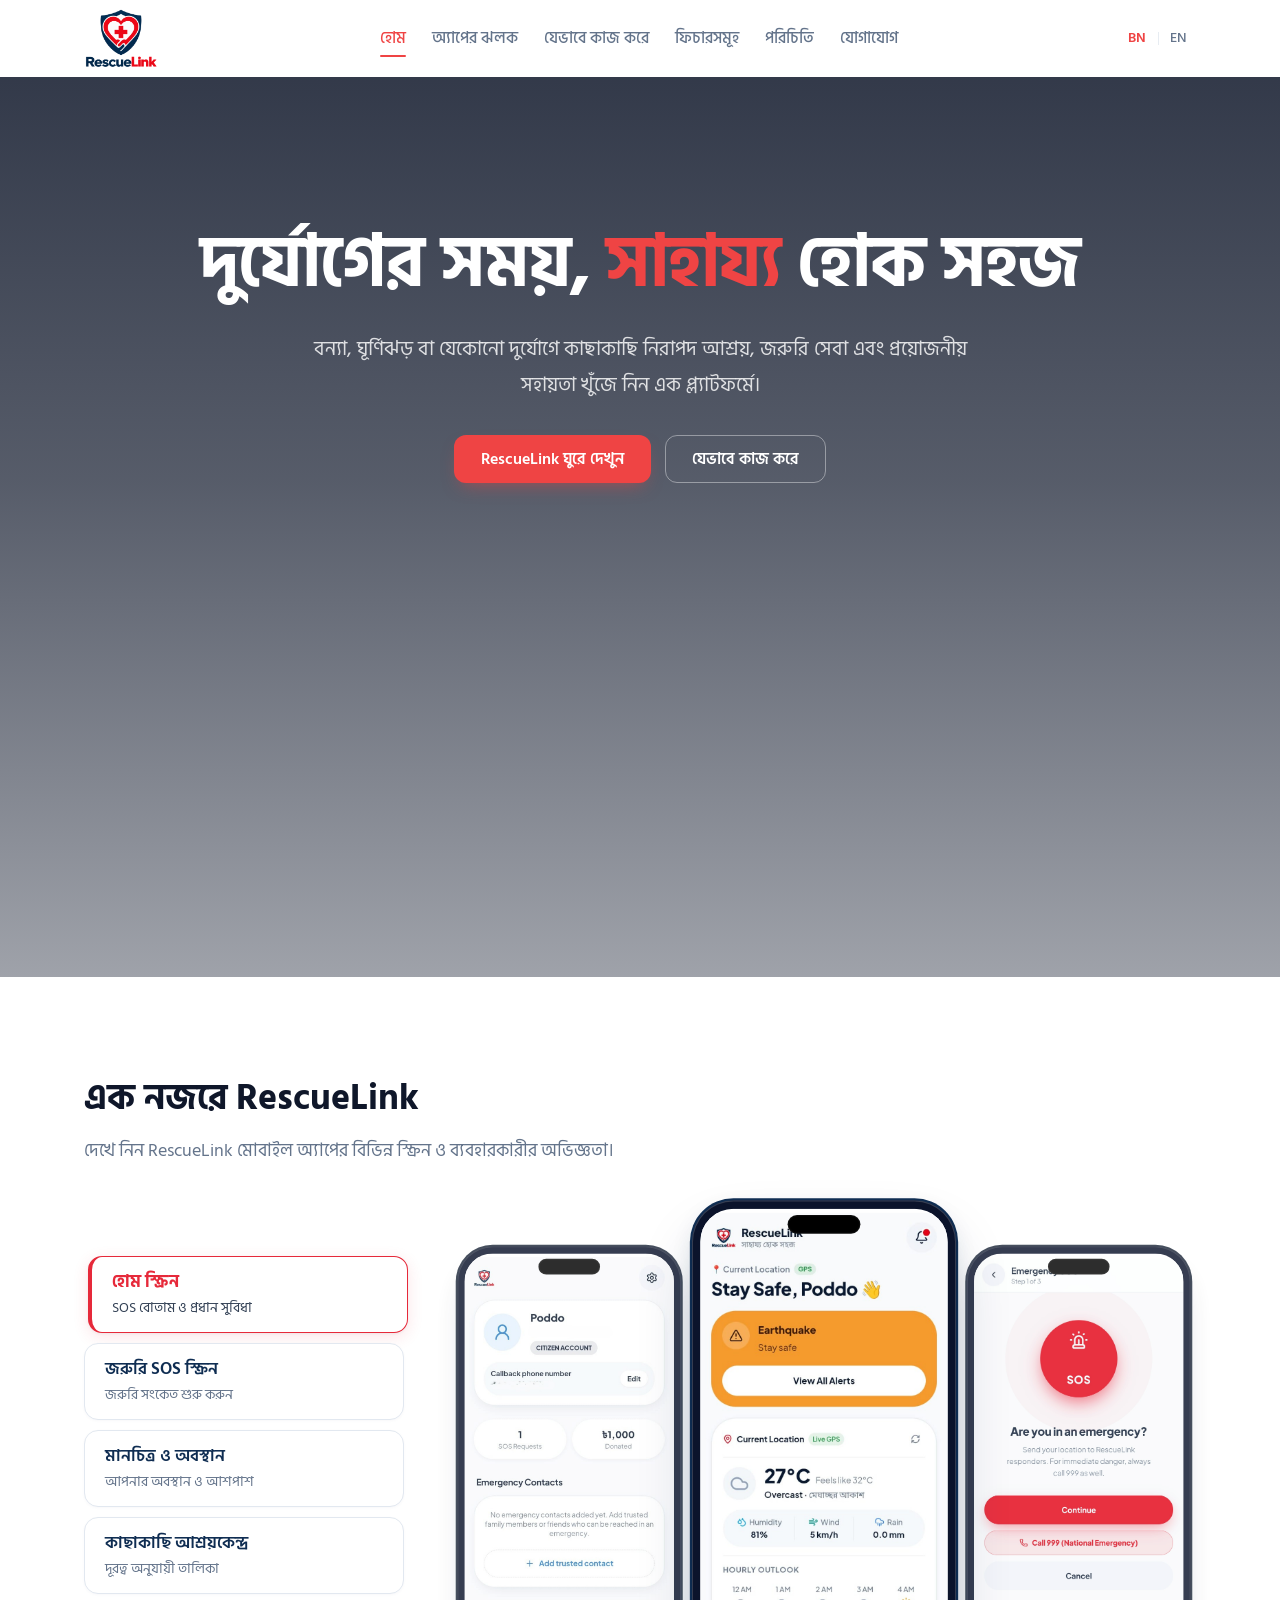
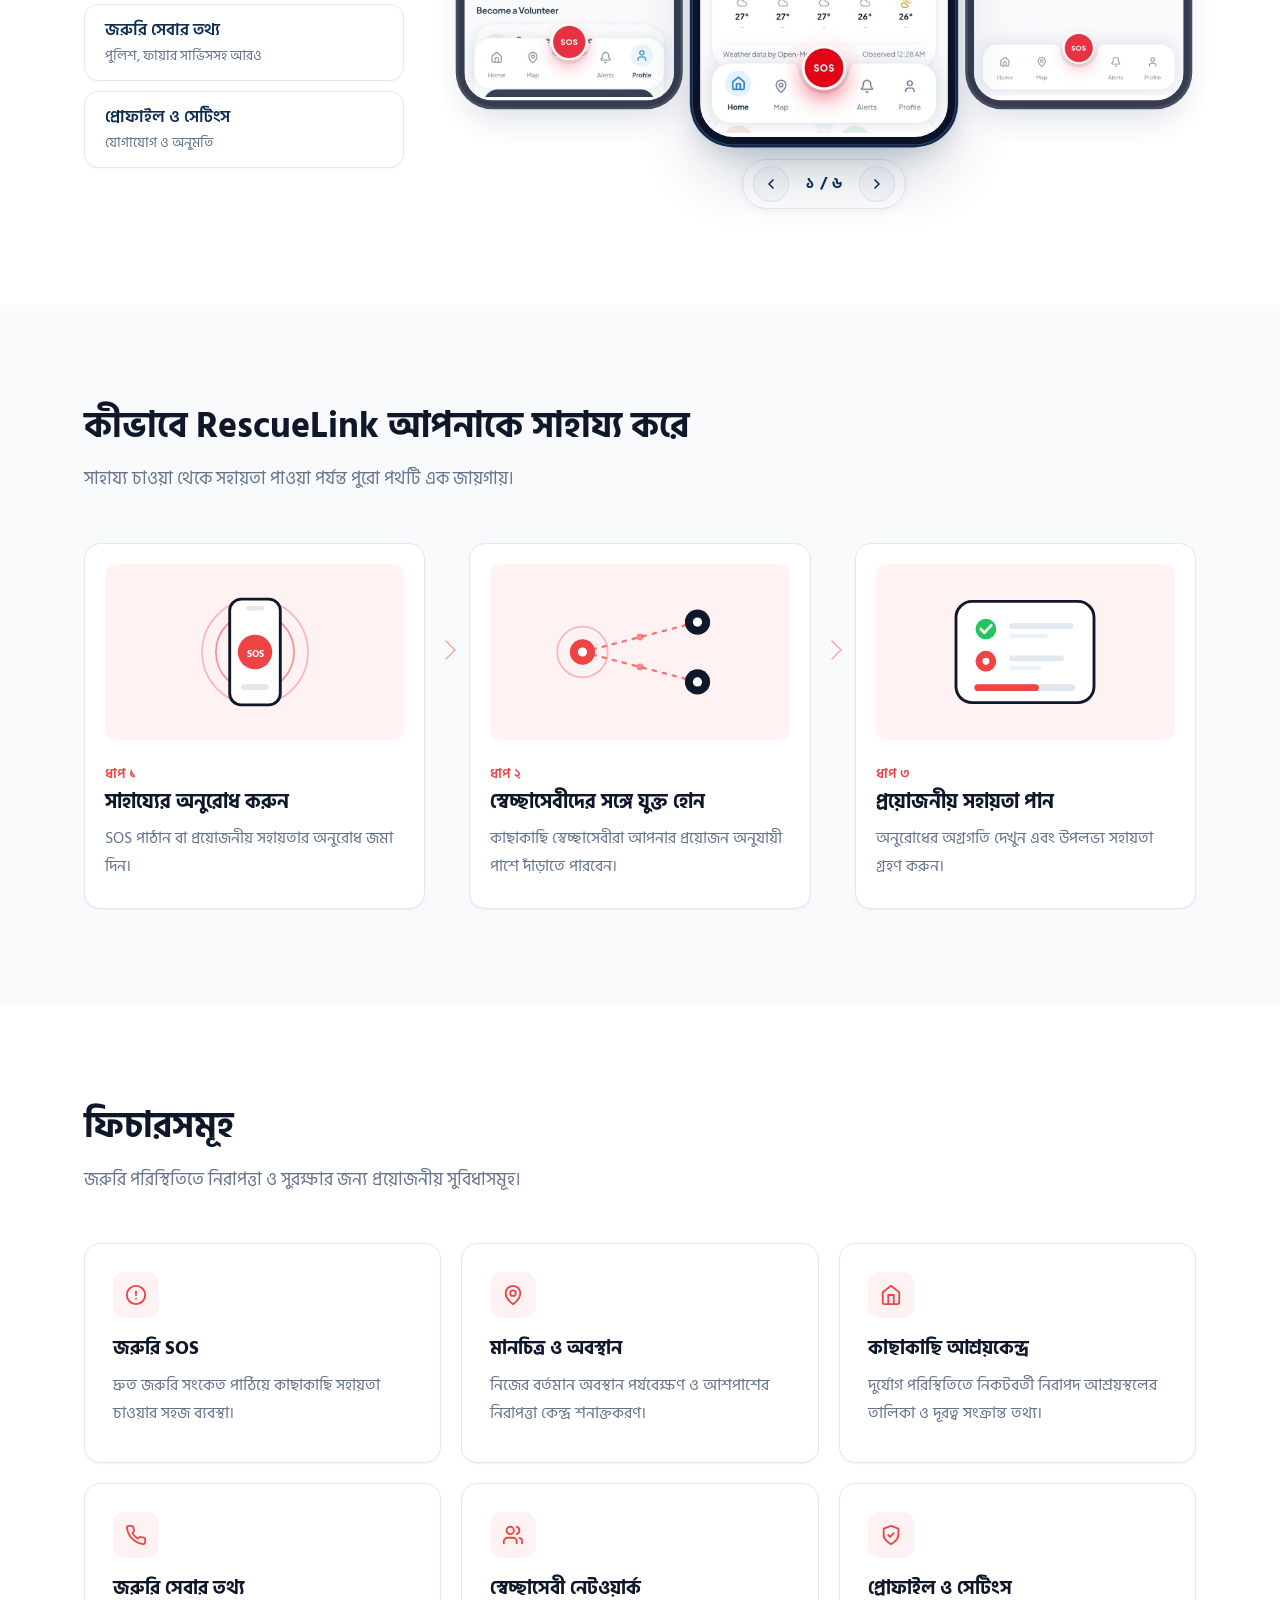
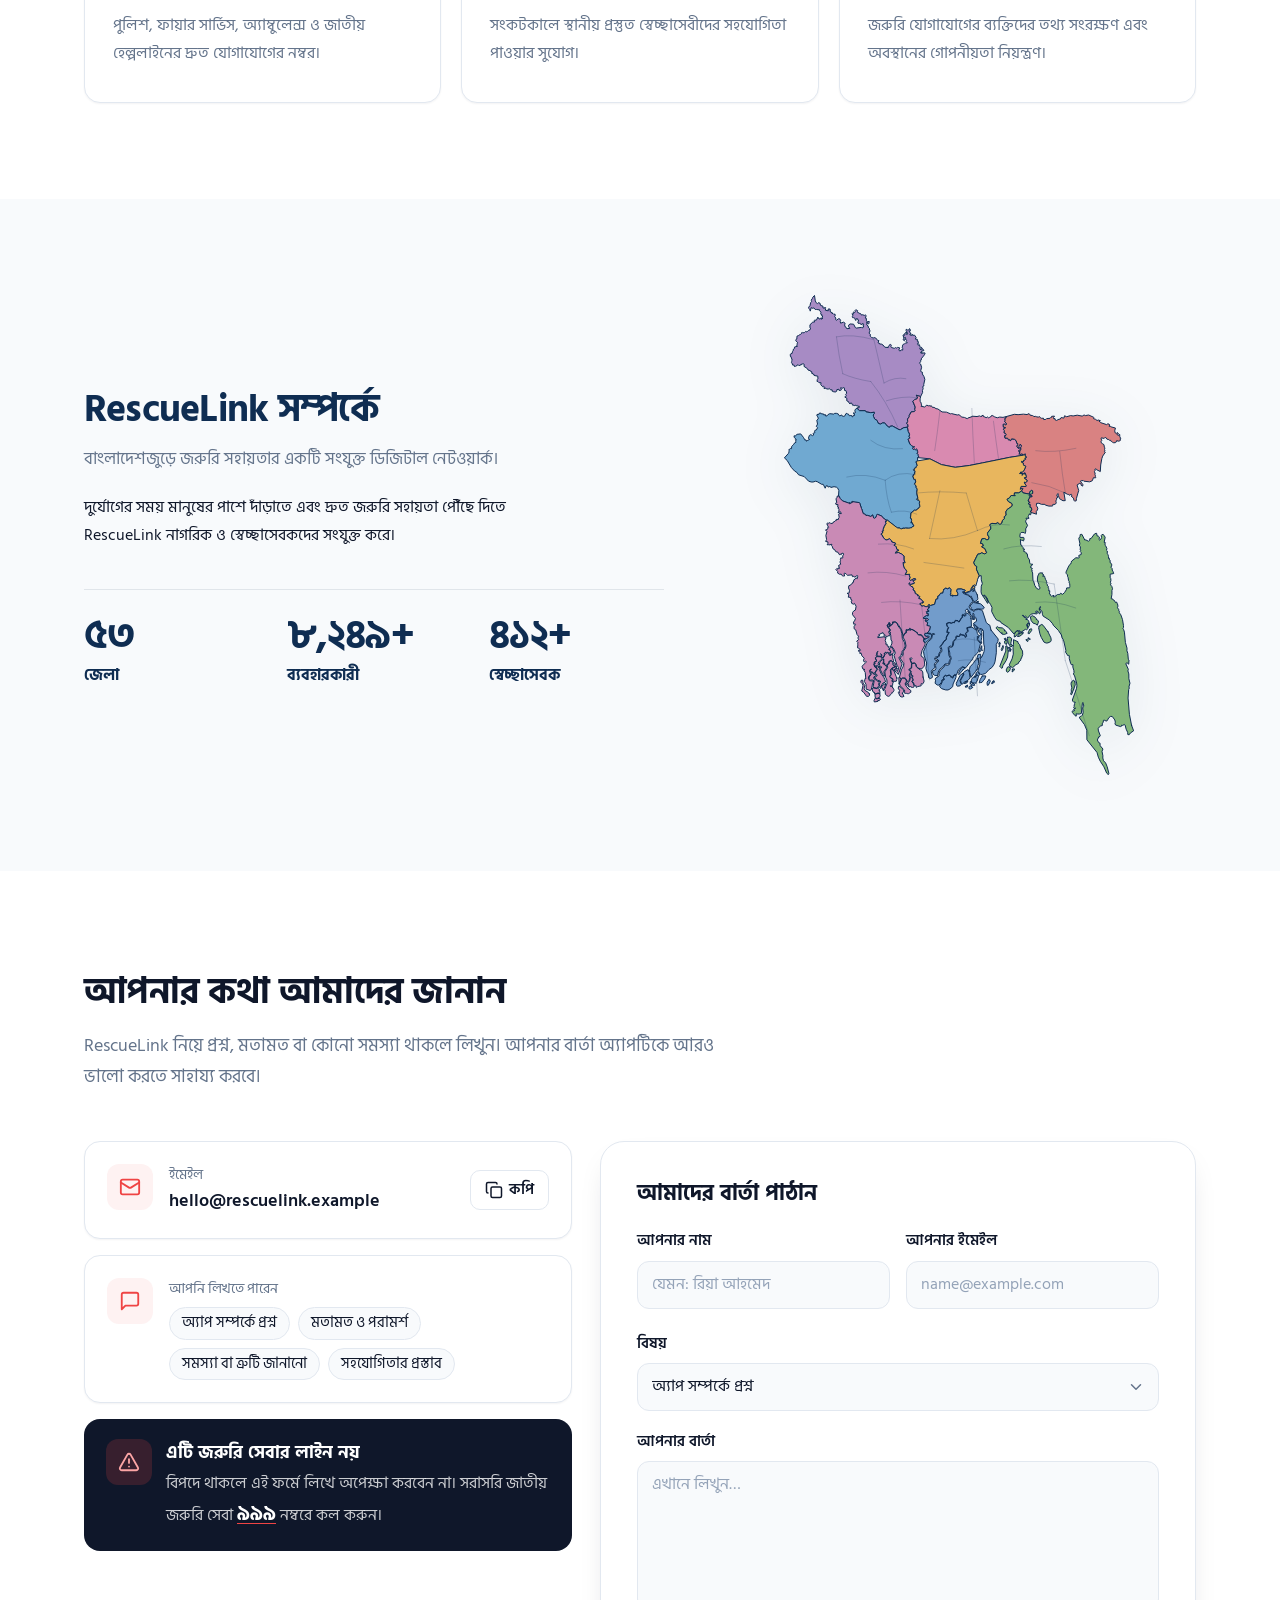
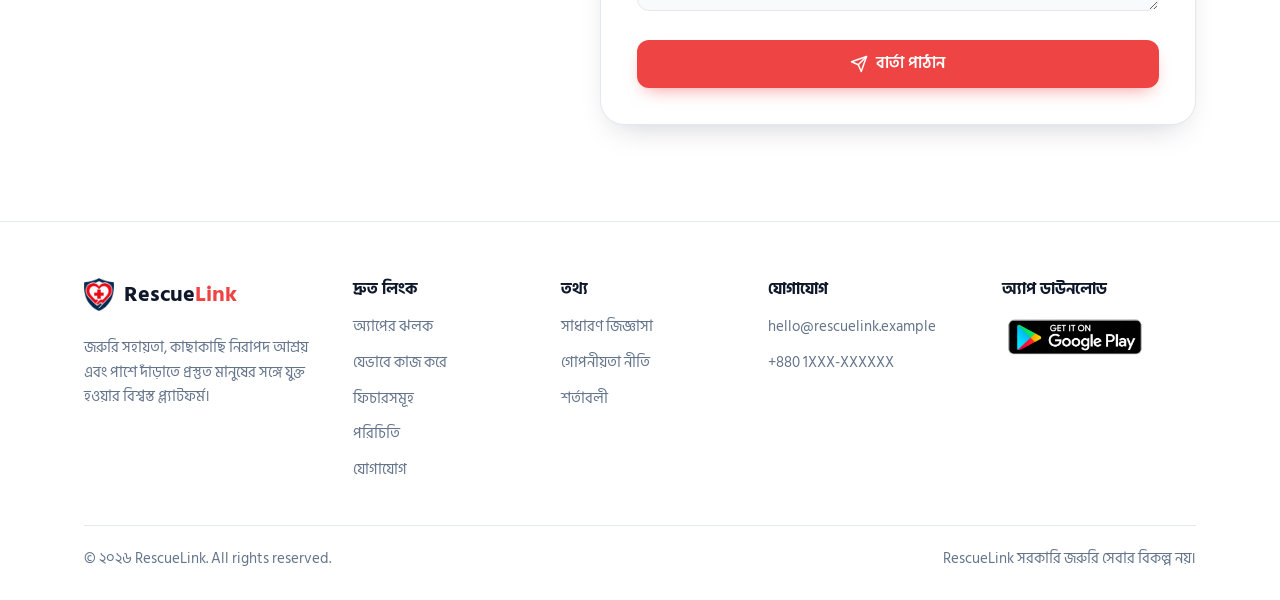
<file: index.html>
<!DOCTYPE html>
<html lang="bn">
<head>
  <meta charset="UTF-8">
  <meta name="viewport" content="width=device-width, initial-scale=1, viewport-fit=cover">
  <title>RescueLink — জরুরি সহায়তা ও নিরাপত্তার মোবাইল অ্যাপ</title>
  <meta name="description" content="RescueLink একটি জরুরি সহায়তাভিত্তিক মোবাইল অ্যাপ। এর ফিচার, অবস্থানভিত্তিক সুবিধা এবং জরুরি সেবার তথ্য সম্পর্কে জানুন।">
  <meta name="theme-color" content="#EF4444">

  <meta property="og:type" content="website">
  <meta property="og:locale" content="bn_BD">
  <meta property="og:title" content="RescueLink — জরুরি সহায়তা ও নিরাপত্তার মোবাইল অ্যাপ">
  <meta property="og:description" content="জরুরি মুহূর্তে অবস্থান শেয়ার, কাছাকাছি নিরাপদ আশ্রয় ও জরুরি সেবার তথ্য — এক অ্যাপে।">
  <meta property="og:image" content="assets/images/logo-full.png">

  <link rel="icon" type="image/png" href="assets/images/favicon.png">
  <link rel="preconnect" href="https://fonts.googleapis.com">
  <link rel="preconnect" href="https://fonts.gstatic.com" crossorigin>
  <link href="https://fonts.googleapis.com/css2?family=Hind+Siliguri:wght@300;400;500;600;700&display=swap" rel="stylesheet">
  <link rel="stylesheet" href="style.css">
  <script src="script.js"></script>
</head>
<body>
  <a class="skip-link" href="#main">মূল বিষয়বস্তুতে যান</a>

  <!-- ===== নেভিগেশন ===== -->
  <header class="site-header" id="site-header">
    <div class="container header-inner">
      <a class="brand" href="#home" aria-label="RescueLink — হোমে যান">
        <img src="assets/images/logo-full.png" alt="RescueLink" width="74" height="60">
      </a>
      <button class="menu-toggle" id="menu-toggle" type="button" aria-label="মেনু খুলুন" aria-expanded="false" aria-controls="primary-nav">
        <span class="menu-bars" aria-hidden="true"></span>
      </button>
      <nav class="primary-nav" id="primary-nav" aria-label="প্রধান মেনু">
        <ul>
          <li><a class="nav-link" href="#home">হোম</a></li>
          <li><a class="nav-link" href="#app-preview">অ্যাপের ঝলক</a></li>
          <li><a class="nav-link" href="#how-it-works">যেভাবে কাজ করে</a></li>
          <li><a class="nav-link" href="#features">ফিচারসমূহ</a></li>
          <li><a class="nav-link" href="#about">পরিচিতি</a></li>
          <li><a class="nav-link" href="#contact">যোগাযোগ</a></li>
          <li class="lang-item">
            <div class="lang-toggle" role="group" aria-label="ভাষা বাছাই করুন" data-no-i18n-text>
              <button type="button" class="lang-btn is-active" data-lang="bn" lang="bn" aria-pressed="true">BN</button>
              <span class="lang-sep" aria-hidden="true">|</span>
              <button type="button" class="lang-btn" data-lang="en" lang="en" aria-pressed="false">EN</button>
            </div>
          </li>
        </ul>
      </nav>
    </div>
  </header>

  <main id="main">

    <!-- ===== ১. হিরো (Hero) ===== -->
    <section class="hero" id="home" aria-labelledby="hero-title">
      <video class="hero-video" autoplay muted loop playsinline preload="auto" aria-hidden="true">
        <source src="assets/video/hero-video.mp4" type="video/mp4">
      </video>
      <div class="hero-overlay"></div>
      <div class="container hero-content">
        <h1 id="hero-title" class="hero-in">
          দুর্যোগের সময়, <span style="color: var(--red, red);">সাহায্য</span> হোক সহজ
        </h1>
        <p class="lead hero-in delay-1">বন্যা, ঘূর্ণিঝড় বা যেকোনো দুর্যোগে কাছাকাছি নিরাপদ আশ্রয়, জরুরি সেবা এবং প্রয়োজনীয় সহায়তা খুঁজে নিন এক প্ল্যাটফর্মে।</p>
        <div class="btn-row hero-in delay-2">
          <a class="btn btn-primary" href="#app-preview">RescueLink ঘুরে দেখুন</a>
          <a class="btn btn-ghost" href="#how-it-works">যেভাবে কাজ করে</a>
        </div>
      </div>
    </section>

    <!-- ===== ২. এক নজরে RescueLink (App Preview / Showcase) ===== -->
    <section class="section" id="app-preview" aria-labelledby="app-preview-title">
      <div class="container">
        <div class="section-head">
          <h2 id="app-preview-title" class="reveal">এক নজরে RescueLink</h2>
          <p class="reveal">দেখে নিন RescueLink মোবাইল অ্যাপের বিভিন্ন স্ক্রিন ও ব্যবহারকারীর অভিজ্ঞতা।</p>
        </div>

        <div class="gallery reveal" id="gallery">
          <div class="gallery-tabs" role="tablist" aria-label="অ্যাপের স্ক্রিন" aria-orientation="vertical">
            <button type="button" role="tab" class="gallery-tab" data-src="assets/images/app-home.jpeg" data-alt="হোম স্ক্রিন: SOS বোতাম, কাছাকাছি আশ্রয় ও জরুরি সেবার শর্টকাট">
              <b>হোম স্ক্রিন</b><span>SOS বোতাম ও প্রধান সুবিধা</span>
            </button>
            <button type="button" role="tab" class="gallery-tab" data-src="assets/images/app-sos.jpeg" data-alt="জরুরি SOS স্ক্রিন: সংকেত শুরু করতে চেপে ধরার বোতাম">
              <b>জরুরি SOS স্ক্রিন</b><span>জরুরি সংকেত শুরু করুন</span>
            </button>
            <button type="button" role="tab" class="gallery-tab" data-src="assets/images/app-map.jpeg" data-alt="মানচিত্র স্ক্রিন: নিজের অবস্থান ও আশপাশের আশ্রয়কেন্দ্র">
              <b>মানচিত্র ও অবস্থান</b><span>আপনার অবস্থান ও আশপাশ</span>
            </button>
            <button type="button" role="tab" class="gallery-tab" data-src="assets/images/app-shelters.jpeg" data-alt="কাছাকাছি আশ্রয়কেন্দ্রের তালিকা, দূরত্ব অনুযায়ী সাজানো">
              <b>কাছাকাছি আশ্রয়কেন্দ্র</b><span>দূরত্ব অনুযায়ী তালিকা</span>
            </button>
            <button type="button" role="tab" class="gallery-tab" data-src="assets/images/app-services.jpeg" data-alt="জরুরি সেবার তথ্য: পুলিশ, ফায়ার সার্ভিস, অ্যাম্বুলেন্স ও জাতীয় হেল্পলাইন">
              <b>জরুরি সেবার তথ্য</b><span>পুলিশ, ফায়ার সার্ভিসসহ আরও</span>
            </button>
            <button type="button" role="tab" class="gallery-tab" data-src="assets/images/app-profile.jpeg" data-alt="প্রোফাইল ও সেটিংস: জরুরি যোগাযোগ ও অবস্থানের অনুমতি">
              <b>প্রোফাইল ও সেটিংস</b><span>যোগাযোগ ও অনুমতি</span>
            </button>
          </div>

          <div class="gallery-stage">
            <div class="phone phone-ghost" aria-label="আগের স্ক্রিন" title="আগের স্ক্রিন"><img id="gallery-prev" src="assets/images/app-profile.jpeg" width="246" height="526" alt="" decoding="async"></div>
            <div class="phone phone-current" role="tabpanel" aria-live="polite"><img id="gallery-current" src="assets/images/app-home.jpeg" width="246" height="526" alt="হোম স্ক্রিন" decoding="async"></div>
            <div class="phone phone-ghost" aria-label="পরের স্ক্রিন" title="পরের স্ক্রিন"><img id="gallery-next" src="assets/images/app-sos.jpeg" width="246" height="526" alt="" decoding="async"></div>
            <div class="gallery-controls">
              <button type="button" id="gallery-prev-btn" aria-label="আগের স্ক্রিন"><svg viewBox="0 0 24 24" aria-hidden="true"><path d="m15 18-6-6 6-6"/></svg></button>
              <span class="gallery-count" id="gallery-count" aria-live="polite">১ / ৬</span>
              <button type="button" id="gallery-next-btn" aria-label="পরের স্ক্রিন"><svg viewBox="0 0 24 24" aria-hidden="true"><path d="m9 18 6-6-6-6"/></svg></button>
            </div>
          </div>
        </div>
      </div>
    </section>

    <!-- ===== ৩. কীভাবে RescueLink আপনাকে সাহায্য করে (How RescueLink Helps) ===== -->
    <section class="section section-alt" id="how-it-works" aria-labelledby="how-it-works-title">
      <div class="container">
        <div class="section-head">
          <h2 id="how-it-works-title" class="reveal">কীভাবে RescueLink আপনাকে সাহায্য করে</h2>
          <p class="reveal">সাহায্য চাওয়া থেকে সহায়তা পাওয়া পর্যন্ত পুরো পথটি এক জায়গায়।</p>
        </div>

        <ol class="help-steps" data-stagger>
          <li class="help-step reveal">
            <div class="help-art" aria-hidden="true">
              <svg viewBox="0 0 200 120">
                <circle cx="100" cy="60" r="46" class="art-ring"/>
                <circle cx="100" cy="60" r="34" class="art-ring art-ring-2"/>
                <rect x="78" y="14" width="44" height="92" rx="10" class="art-body"/>
                <rect x="92" y="20" width="16" height="4" rx="2" class="art-soft"/>
                <circle cx="100" cy="60" r="15" class="art-red"/>
                <text x="100" y="64" text-anchor="middle" class="art-text">SOS</text>
                <rect x="88" y="88" width="24" height="5" rx="2.5" class="art-soft"/>
              </svg>
            </div>
            <span class="help-no">ধাপ ১</span>
            <h3>সাহায্যের অনুরোধ করুন</h3>
            <p>SOS পাঠান বা প্রয়োজনীয় সহায়তার অনুরোধ জমা দিন।</p>
          </li>

          <li class="help-step reveal">
            <div class="help-art" aria-hidden="true">
              <svg viewBox="0 0 200 120">
                <path d="M50 60 L150 34 M50 60 L150 86" class="art-line"/>
                <circle cx="50" cy="60" r="22" class="art-ring"/>
                <circle cx="50" cy="60" r="11" class="art-red"/>
                <circle cx="50" cy="60" r="4" class="art-white"/>
                <circle cx="150" cy="34" r="11" class="art-navy"/>
                <circle cx="150" cy="34" r="4" class="art-white"/>
                <circle cx="150" cy="86" r="11" class="art-navy"/>
                <circle cx="150" cy="86" r="4" class="art-white"/>
                <circle cx="100" cy="47" r="3" class="art-dot"/>
                <circle cx="100" cy="73" r="3" class="art-dot"/>
              </svg>
            </div>
            <span class="help-no">ধাপ ২</span>
            <h3>স্বেচ্ছাসেবীদের সঙ্গে যুক্ত হোন</h3>
            <p>কাছাকাছি স্বেচ্ছাসেবীরা আপনার প্রয়োজন অনুযায়ী পাশে দাঁড়াতে পারবেন।</p>
          </li>

          <li class="help-step reveal">
            <div class="help-art" aria-hidden="true">
              <svg viewBox="0 0 200 120">
                <rect x="40" y="16" width="120" height="88" rx="14" class="art-body"/>
                <circle cx="66" cy="40" r="9" class="art-green"/>
                <path d="m61.5 40 3.2 3.2 6-6.4" class="art-check"/>
                <rect x="86" y="35" width="56" height="5" rx="2.5" class="art-soft"/>
                <rect x="86" y="44" width="34" height="4" rx="2" class="art-soft art-soft-2"/>
                <circle cx="66" cy="68" r="9" class="art-red"/>
                <circle cx="66" cy="68" r="3" class="art-white"/>
                <rect x="86" y="63" width="48" height="5" rx="2.5" class="art-soft"/>
                <rect x="86" y="72" width="28" height="4" rx="2" class="art-soft art-soft-2"/>
                <rect x="56" y="88" width="88" height="6" rx="3" class="art-track"/>
                <rect x="56" y="88" width="56" height="6" rx="3" class="art-red"/>
              </svg>
            </div>
            <span class="help-no">ধাপ ৩</span>
            <h3>প্রয়োজনীয় সহায়তা পান</h3>
            <p>অনুরোধের অগ্রগতি দেখুন এবং উপলভ্য সহায়তা গ্রহণ করুন।</p>
          </li>
        </ol>
      </div>
    </section>

    <!-- ===== ৪. ফিচারসমূহ (Features) ===== -->
    <section class="section" id="features" aria-labelledby="features-title">
      <div class="container">
        <div class="section-head">
          <h2 id="features-title" class="reveal">ফিচারসমূহ</h2>
          <p class="reveal">জরুরি পরিস্থিতিতে নিরাপত্তা ও সুরক্ষার জন্য প্রয়োজনীয় সুবিধাসমূহ।</p>
        </div>

        <div class="feature-grid" data-stagger>
          <article class="feature-card reveal">
            <span class="feature-icon" aria-hidden="true">
              <svg viewBox="0 0 24 24"><circle cx="12" cy="12" r="10"/><line x1="12" y1="8" x2="12" y2="12"/><line x1="12" y1="16" x2="12.01" y2="16"/></svg>
            </span>
            <h3>জরুরি SOS</h3>
            <p>দ্রুত জরুরি সংকেত পাঠিয়ে কাছাকাছি সহায়তা চাওয়ার সহজ ব্যবস্থা।</p>
          </article>

          <article class="feature-card reveal">
            <span class="feature-icon" aria-hidden="true">
              <svg viewBox="0 0 24 24"><path d="M20 10c0 6-8 12-8 12s-8-6-8-12a8 8 0 0 1 16 0Z"/><circle cx="12" cy="10" r="3"/></svg>
            </span>
            <h3>মানচিত্র ও অবস্থান</h3>
            <p>নিজের বর্তমান অবস্থান পর্যবেক্ষণ ও আশপাশের নিরাপত্তা কেন্দ্র শনাক্তকরণ।</p>
          </article>

          <article class="feature-card reveal">
            <span class="feature-icon" aria-hidden="true">
              <svg viewBox="0 0 24 24"><path d="m3 9 9-7 9 7v11a2 2 0 0 1-2 2H5a2 2 0 0 1-2-2z"/><polyline points="9 22 9 12 15 12 15 22"/></svg>
            </span>
            <h3>কাছাকাছি আশ্রয়কেন্দ্র</h3>
            <p>দুর্যোগ পরিস্থিতিতে নিকটবর্তী নিরাপদ আশ্রয়স্থলের তালিকা ও দূরত্ব সংক্রান্ত তথ্য।</p>
          </article>

          <article class="feature-card reveal">
            <span class="feature-icon" aria-hidden="true">
              <svg viewBox="0 0 24 24"><path d="M22 16.92v3a2 2 0 0 1-2.18 2 19.79 19.79 0 0 1-8.63-3.07 19.5 19.5 0 0 1-6-6 19.79 19.79 0 0 1-3.07-8.67A2 2 0 0 1 4.11 2h3a2 2 0 0 1 2 1.72 12.84 12.84 0 0 0 .7 2.81 2 2 0 0 1-.45 2.11L8.09 9.91a16 16 0 0 0 6 6l1.27-1.27a2 2 0 0 1 2.11-.45 12.84 12.84 0 0 0 2.81.7A2 2 0 0 1 22 16.92z"/></svg>
            </span>
            <h3>জরুরি সেবার তথ্য</h3>
            <p>পুলিশ, ফায়ার সার্ভিস, অ্যাম্বুলেন্স ও জাতীয় হেল্পলাইনের দ্রুত যোগাযোগের নম্বর।</p>
          </article>

          <article class="feature-card reveal">
            <span class="feature-icon" aria-hidden="true">
              <svg viewBox="0 0 24 24"><path d="M16 21v-2a4 4 0 0 0-4-4H6a4 4 0 0 0-4 4v2"/><circle cx="9" cy="7" r="4"/><path d="M22 21v-2a4 4 0 0 0-3-3.87"/><path d="M16 3.13a4 4 0 0 1 0 7.75"/></svg>
            </span>
            <h3>স্বেচ্ছাসেবী নেটওয়ার্ক</h3>
            <p>সংকটকালে স্থানীয় প্রস্তুত স্বেচ্ছাসেবীদের সহযোগিতা পাওয়ার সুযোগ।</p>
          </article>

          <article class="feature-card reveal">
            <span class="feature-icon" aria-hidden="true">
              <svg viewBox="0 0 24 24"><path d="M12 22s8-4 8-10V5l-8-3-8 3v7c0 6 8 10 8 10"/><path d="m9 12 2 2 4-4"/></svg>
            </span>
            <h3>প্রোফাইল ও সেটিংস</h3>
            <p>জরুরি যোগাযোগের ব্যক্তিদের তথ্য সংরক্ষণ এবং অবস্থানের গোপনীয়তা নিয়ন্ত্রণ।</p>
          </article>
        </div>
      </div>
    </section>

    <!-- ===== ৫. পরিচিতি (About RescueLink) ===== -->
    <section class="section" id="about" aria-labelledby="about-title">
      <div class="container about-grid">
        <div class="about-copy">
          <div class="section-head">
            <h2 id="about-title" class="reveal">RescueLink সম্পর্কে</h2>
            <p class="reveal">বাংলাদেশজুড়ে জরুরি সহায়তার একটি সংযুক্ত ডিজিটাল নেটওয়ার্ক।</p>
          </div>
          <p class="about-lead reveal">দুর্যোগের সময় মানুষের পাশে দাঁড়াতে এবং দ্রুত জরুরি সহায়তা পৌঁছে দিতে RescueLink নাগরিক ও স্বেচ্ছাসেবকদের সংযুক্ত করে।</p>

          <div class="about-stats reveal" data-about-stats>
            <div class="about-stat">
              <span class="stat-number" data-no-i18n-text data-target="64" data-suffix="">৬৪</span>
              <span class="stat-label">জেলা</span>
            </div>
            <div class="about-stat">
              <span class="stat-number" data-no-i18n-text data-target="10000" data-suffix="+">১০,০০০+</span>
              <span class="stat-label">ব্যবহারকারী</span>
            </div>
            <div class="about-stat">
              <span class="stat-number" data-no-i18n-text data-target="500" data-suffix="+">৫০০+</span>
              <span class="stat-label">স্বেচ্ছাসেবক</span>
            </div>
          </div>
        </div>

        <div class="about-visual reveal">
          <div class="about-map-stage">
            <img src="assets/images/bangladesh.svg" alt="মানচিত্রে বাংলাদেশের প্রশাসনিক বিভাগ ও জেলাসমূহ" width="438" height="601" class="bd-map-graphic" loading="lazy" decoding="async">
          </div>
        </div>
      </div>
    </section>

    <!-- ===== ৬. যোগাযোগ (Contact & Feedback) ===== -->
    <section class="section" id="contact" aria-labelledby="contact-title">
      <div class="container">
        <div class="section-head">
          <h2 id="contact-title" class="reveal">আপনার কথা আমাদের জানান</h2>
          <p class="reveal">RescueLink নিয়ে প্রশ্ন, মতামত বা কোনো সমস্যা থাকলে লিখুন। আপনার বার্তা অ্যাপটিকে আরও ভালো করতে সাহায্য করবে।</p>
        </div>

        <div class="contact-layout">
          <!-- বাম পাশ: তথ্য -->
          <div class="contact-info">
            <article class="info-card reveal">
              <span class="feature-icon" aria-hidden="true"><svg viewBox="0 0 24 24"><rect width="20" height="16" x="2" y="4" rx="2"/><path d="m22 7-8.97 5.7a1.94 1.94 0 0 1-2.06 0L2 7"/></svg></span>
              <div class="info-body">
                <span class="contact-label">ইমেইল</span>
                <a class="contact-value" id="contact-email-link" href="mailto:hello@rescuelink.example">hello@rescuelink.example</a>
              </div>
              <button type="button" class="copy-btn" id="copy-email" aria-label="ইমেইল ঠিকানা কপি করুন">
                <svg viewBox="0 0 24 24" aria-hidden="true"><rect width="14" height="14" x="8" y="8" rx="2"/><path d="M4 16c-1.1 0-2-.9-2-2V4c0-1.1.9-2 2-2h10c1.1 0 2 .9 2 2"/></svg>
                <span id="copy-label" data-bn="কপি">কপি</span>
              </button>
            </article>

            <article class="info-card reveal">
              <span class="feature-icon" aria-hidden="true"><svg viewBox="0 0 24 24"><path d="M21 15a2 2 0 0 1-2 2H7l-4 4V5a2 2 0 0 1 2-2h14a2 2 0 0 1 2 2z"/></svg></span>
              <div class="info-body">
                <span class="contact-label">আপনি লিখতে পারেন</span>
                <ul class="topic-list">
                  <li>অ্যাপ সম্পর্কে প্রশ্ন</li>
                  <li>মতামত ও পরামর্শ</li>
                  <li>সমস্যা বা ত্রুটি জানানো</li>
                  <li>সহযোগিতার প্রস্তাব</li>
                </ul>
              </div>
            </article>

            <aside class="emergency-card reveal" aria-label="জরুরি পরিস্থিতির সতর্কতা">
              <span class="emergency-icon" aria-hidden="true"><svg viewBox="0 0 24 24"><path d="m21.73 18-8-14a2 2 0 0 0-3.48 0l-8 14A2 2 0 0 0 4 21h16a2 2 0 0 0 1.73-3"/><path d="M12 9v4"/><path d="M12 17h.01"/></svg></span>
              <div>
                <strong>এটি জরুরি সেবার লাইন নয়</strong>
                <p data-i18n-html="emergency">বিপদে থাকলে এই ফর্মে লিখে অপেক্ষা করবেন না। সরাসরি জাতীয় জরুরি সেবা <a href="tel:999"><b>৯৯৯</b></a> নম্বরে কল করুন।</p>
              </div>
            </aside>
          </div>

          <!-- ডান পাশ: ফর্ম -->
          <form class="contact-form reveal" id="contact-form" data-email="hello@rescuelink.example" novalidate>
            <h3>আমাদের বার্তা পাঠান</h3>

            <div class="field-row">
              <div class="field">
                <label for="cf-name">আপনার নাম</label>
                <input id="cf-name" name="name" type="text" autocomplete="name" required placeholder="যেমন: রিয়া আহমেদ">
                <span class="field-error" id="cf-name-err" role="alert"></span>
              </div>
              <div class="field">
                <label for="cf-email">আপনার ইমেইল</label>
                <input id="cf-email" name="email" type="email" autocomplete="email" required placeholder="name@example.com">
                <span class="field-error" id="cf-email-err" role="alert"></span>
              </div>
            </div>

            <div class="field">
              <label for="cf-topic">বিষয়</label>
              <div class="select-wrap">
                <select id="cf-topic" name="topic">
                  <option value="প্রশ্ন">অ্যাপ সম্পর্কে প্রশ্ন</option>
                  <option value="মতামত">মতামত ও পরামর্শ</option>
                  <option value="সমস্যা">সমস্যা বা ত্রুটি জানানো</option>
                  <option value="সহযোগিতা">সহযোগিতার প্রস্তাব</option>
                </select>
                <svg viewBox="0 0 24 24" aria-hidden="true"><path d="m6 9 6 6 6-6"/></svg>
              </div>
            </div>

            <div class="field">
              <label for="cf-message">আপনার বার্তা</label>
              <textarea id="cf-message" name="message" rows="5" required placeholder="এখানে লিখুন…"></textarea>
              <span class="field-error" id="cf-message-err" role="alert"></span>
            </div>

            <button class="btn btn-primary btn-block" type="submit">
              <svg viewBox="0 0 24 24" aria-hidden="true"><path d="m22 2-7 20-4-9-9-4Z"/><path d="M22 2 11 13"/></svg>
              বার্তা পাঠান
            </button>
            <p class="form-status" id="form-status" role="status" aria-live="polite"></p>
          </form>
        </div>
      </div>
    </section>
  </main>

  <!-- ===== ফুটার ===== -->
  <footer class="site-footer">
    <div class="container">
      <div class="footer-grid">
        <!-- ১. RescueLink (ব্র্যান্ডিং) -->
        <div>
          <a class="brand" href="#home" aria-label="RescueLink — হোমে যান">
            <img src="assets/images/logo.png" alt="" width="30" height="33" loading="lazy">
            <span>Rescue<b>Link</b></span>
          </a>
          <p class="footer-text">জরুরি সহায়তা, কাছাকাছি নিরাপদ আশ্রয় এবং পাশে দাঁড়াতে প্রস্তুত মানুষের সঙ্গে যুক্ত হওয়ার বিশ্বস্ত প্ল্যাটফর্ম।</p>
        </div>

        <!-- ২. দ্রুত লিংক -->
        <nav aria-label="দ্রুত লিংক মেনু">
          <h3>দ্রুত লিংক</h3>
          <ul>
            <li><a href="#app-preview">অ্যাপের ঝলক</a></li>
            <li><a href="#how-it-works">যেভাবে কাজ করে</a></li>
            <li><a href="#features">ফিচারসমূহ</a></li>
            <li><a href="#about">পরিচিতি</a></li>
            <li><a href="#contact">যোগাযোগ</a></li>
          </ul>
        </nav>

        <!-- ৩. তথ্য (Information) -->
        <nav aria-label="তথ্য মেনু">
          <h3>তথ্য</h3>
          <ul>
            <li><a href="faqs.html">সাধারণ জিজ্ঞাসা</a></li>
            <li><a href="privacy-policy.html">গোপনীয়তা নীতি</a></li>
            <li><a href="terms-conditions.html">শর্তাবলী</a></li>
          </ul>
        </nav>

        <!-- ৪. যোগাযোগ (Contact) -->
        <div>
          <h3>যোগাযোগ</h3>
          <ul>
            <li><a href="mailto:hello@rescuelink.example">hello@rescuelink.example</a></li>
            <li><a href="tel:+8801XXXXXXXXX" class="footer-tel">+880 1XXX-XXXXXX</a></li>
          </ul>
        </div>

        <!-- ৫. অ্যাপ ডাউনলোড (Download App) -->
        <div>
          <h3>অ্যাপ ডাউনলোড</h3>
          <div class="footer-badge-wrap">
            <img src="assets/images/google-play-badge.png" alt="Google Play-তে RescueLink অ্যাপ পান" width="1024" height="341" loading="lazy" class="play-store-badge">
          </div>
        </div>
      </div>
      <div class="footer-bottom">
        <span>© <span id="year">2026</span> RescueLink. All rights reserved.</span>
        <span>RescueLink সরকারি জরুরি সেবার বিকল্প নয়।</span>
      </div>
    </div>
  </footer>
</body>
</html>
</file>
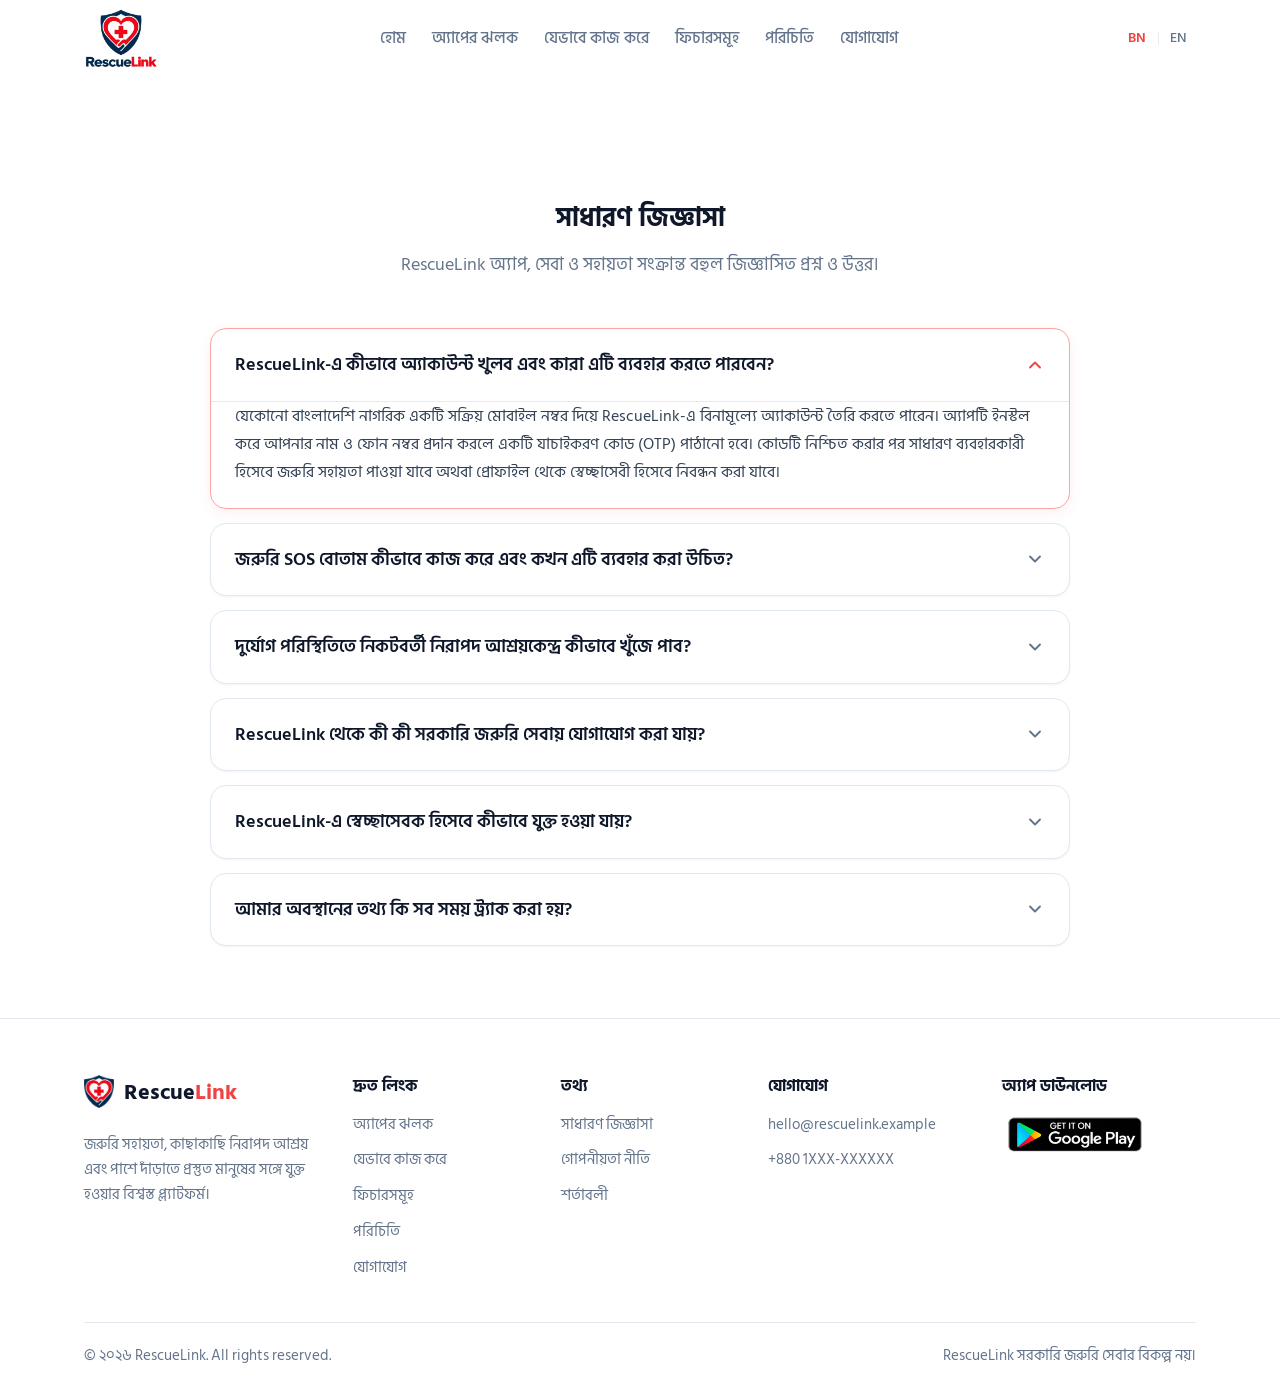
<file: faqs.html>
<!DOCTYPE html>
<html lang="bn">
<head>
  <meta charset="UTF-8">
  <meta name="viewport" content="width=device-width, initial-scale=1, viewport-fit=cover">
  <title>সাধারণ জিজ্ঞাসা (FAQs) — RescueLink</title>
  <meta name="description" content="RescueLink অ্যাপ, জরুরি SOS, আশ্রয়কেন্দ্র, স্বেচ্ছাসেবী নেটওয়ার্ক ও সেবাসমূহ সংক্রান্ত সাধারণ জিজ্ঞাসা ও উত্তর।">
  <meta name="theme-color" content="#EF4444">

  <meta property="og:type" content="website">
  <meta property="og:locale" content="bn_BD">
  <meta property="og:title" content="সাধারণ জিজ্ঞাসা (FAQs) — RescueLink">
  <meta property="og:description" content="RescueLink অ্যাপ, জরুরি SOS, আশ্রয়কেন্দ্র, স্বেচ্ছাসেবী নেটওয়ার্ক ও সেবাসমূহ সংক্রান্ত সাধারণ জিজ্ঞাসা ও উত্তর।">
  <meta property="og:image" content="assets/images/logo-full.png">

  <link rel="icon" type="image/png" href="assets/images/favicon.png">
  <link rel="preconnect" href="https://fonts.googleapis.com">
  <link rel="preconnect" href="https://fonts.gstatic.com" crossorigin>
  <link href="https://fonts.googleapis.com/css2?family=Hind+Siliguri:wght@300;400;500;600;700&display=swap" rel="stylesheet">
  <link rel="stylesheet" href="style.css">
  <script src="script.js"></script>
</head>
<body>
  <a class="skip-link" href="#main">মূল বিষয়বস্তুতে যান</a>

  <!-- ===== নেভিগেশন ===== -->
  <header class="site-header" id="site-header">
    <div class="container header-inner">
      <a class="brand" href="index.html#home" aria-label="RescueLink — হোমে যান">
        <img src="assets/images/logo-full.png" alt="RescueLink" width="74" height="60">
      </a>
      <button class="menu-toggle" id="menu-toggle" type="button" aria-label="মেনু খুলুন" aria-expanded="false" aria-controls="primary-nav">
        <span class="menu-bars" aria-hidden="true"></span>
      </button>
      <nav class="primary-nav" id="primary-nav" aria-label="প্রধান মেনু">
        <ul>
          <li><a class="nav-link" href="index.html#home">হোম</a></li>
          <li><a class="nav-link" href="index.html#app-preview">অ্যাপের ঝলক</a></li>
          <li><a class="nav-link" href="index.html#how-it-works">যেভাবে কাজ করে</a></li>
          <li><a class="nav-link" href="index.html#features">ফিচারসমূহ</a></li>
          <li><a class="nav-link" href="index.html#about">পরিচিতি</a></li>
          <li><a class="nav-link" href="index.html#contact">যোগাযোগ</a></li>
          <li class="lang-item">
            <div class="lang-toggle" role="group" aria-label="ভাষা বাছাই করুন" data-no-i18n-text>
              <button type="button" class="lang-btn is-active" data-lang="bn" lang="bn" aria-pressed="true">BN</button>
              <span class="lang-sep" aria-hidden="true">|</span>
              <button type="button" class="lang-btn" data-lang="en" lang="en" aria-pressed="false">EN</button>
            </div>
          </li>
        </ul>
      </nav>
    </div>
  </header>

  <main id="main">
    <!-- ===== সাধারণ জিজ্ঞাসা (FAQs) ===== -->
    <section class="section standalone-page" id="faqs" aria-labelledby="faqs-title">
      <div class="container">
        <div class="section-head">
          <h1 id="faqs-title">সাধারণ জিজ্ঞাসা</h1>
          <p>RescueLink অ্যাপ, সেবা ও সহায়তা সংক্রান্ত বহুল জিজ্ঞাসিত প্রশ্ন ও উত্তর।</p>
        </div>

        <div class="faq-accordion">
          <!-- ১. অ্যাকাউন্ট নিবন্ধন -->
          <details class="faq-item" open>
            <summary class="faq-question">
              <span>RescueLink-এ কীভাবে অ্যাকাউন্ট খুলব এবং কারা এটি ব্যবহার করতে পারবেন?</span>
              <svg class="faq-icon" viewBox="0 0 24 24" aria-hidden="true"><path d="m6 9 6 6 6-6"/></svg>
            </summary>
            <div class="faq-answer">
              <p>যেকোনো বাংলাদেশি নাগরিক একটি সক্রিয় মোবাইল নম্বর দিয়ে RescueLink-এ বিনামূল্যে অ্যাকাউন্ট তৈরি করতে পারেন। অ্যাপটি ইনস্টল করে আপনার নাম ও ফোন নম্বর প্রদান করলে একটি যাচাইকরণ কোড (OTP) পাঠানো হবে। কোডটি নিশ্চিত করার পর সাধারণ ব্যবহারকারী হিসেবে জরুরি সহায়তা পাওয়া যাবে অথবা প্রোফাইল থেকে স্বেচ্ছাসেবী হিসেবে নিবন্ধন করা যাবে।</p>
            </div>
          </details>

          <!-- ২. জরুরি SOS -->
          <details class="faq-item">
            <summary class="faq-question">
              <span>জরুরি SOS বোতাম কীভাবে কাজ করে এবং কখন এটি ব্যবহার করা উচিত?</span>
              <svg class="faq-icon" viewBox="0 0 24 24" aria-hidden="true"><path d="m6 9 6 6 6-6"/></svg>
            </summary>
            <div class="faq-answer">
              <p>বন্যা, ঘূর্ণিঝড়, অগ্নিকাণ্ড বা যেকোনো শারীরিক বিপদের মুহূর্তে অ্যাপের লাল রঙের SOS বোতামটি ৩ সেকেন্ড চেপে ধরে রাখলে তাৎক্ষণিক সংকেত সক্রিয় হয়। আপনার বর্তমান অবস্থান স্বয়ংক্রিয়ভাবে নিকটবর্তী সক্রিয় উদ্ধারকর্মী, স্থানীয় স্বেচ্ছাসেবক এবং আপনার সংরক্ষিত জরুরি পরিচিতিদের কাছে পাঠানো হয়। এটি শুধুমাত্র প্রকৃত জীবন-বিপদ পরিস্থিতিতে ব্যবহারের জন্য।</p>
            </div>
          </details>

          <!-- ৩. নিরাপদ আশ্রয়কেন্দ্র -->
          <details class="faq-item">
            <summary class="faq-question">
              <span>দুর্যোগ পরিস্থিতিতে নিকটবর্তী নিরাপদ আশ্রয়কেন্দ্র কীভাবে খুঁজে পাব?</span>
              <svg class="faq-icon" viewBox="0 0 24 24" aria-hidden="true"><path d="m6 9 6 6 6-6"/></svg>
            </summary>
            <div class="faq-answer">
              <p>অ্যাপের ‘কাছাকাছি আশ্রয়কেন্দ্র’ ট্যাবে প্রবেশ করলে আপনার জিপিএস অবস্থানের ভিত্তিতে নিকটতম নিরাপদ সাইক্লোন শেল্টার, বন্যা আশ্রয়কেন্দ্র ও কমিউনিটি সেন্টারের তালিকা প্রদর্শিত হবে। প্রতিটি কেন্দ্রের দূরত্ব, আনুমানিক ধারণক্ষমতা, সুপেয় পানির সুবিধা এবং সেখানে পৌঁছানোর নিরাপদ রুট ম্যাপে দেখতে পারবেন।</p>
            </div>
          </details>

          <!-- ৪. জরুরি সেবা ও নম্বর -->
          <details class="faq-item">
            <summary class="faq-question">
              <span>RescueLink থেকে কী কী সরকারি জরুরি সেবায় যোগাযোগ করা যায়?</span>
              <svg class="faq-icon" viewBox="0 0 24 24" aria-hidden="true"><path d="m6 9 6 6 6-6"/></svg>
            </summary>
            <div class="faq-answer">
              <p>অ্যাপের ‘জরুরি সেবার তথ্য’ বিভাগে জাতীয় জরুরি সেবা ৯৯৯, ফায়ার সার্ভিস নিয়ন্ত্রণ কক্ষ, পুলিশ কন্ট্রোল রুম, নিকটস্থ অ্যাম্বুলেন্স সেবা, দুর্যোগ ব্যবস্থাপনা অধিদপ্তর (১০৯০) এবং নারী ও শিশু নির্যাতন প্রতিরোধ হেল্পলাইনের (১০৯) সরাসরি কল করার সুবিধা রয়েছে। নম্বরগুলো ইন্টারনেট সংযোগ ছাড়াও অফলাইনে দেখা যায়।</p>
            </div>
          </details>

          <!-- ৫. স্বেচ্ছাসেবী নেটওয়ার্ক -->
          <details class="faq-item">
            <summary class="faq-question">
              <span>RescueLink-এ স্বেচ্ছাসেবক হিসেবে কীভাবে যুক্ত হওয়া যায়?</span>
              <svg class="faq-icon" viewBox="0 0 24 24" aria-hidden="true"><path d="m6 9 6 6 6-6"/></svg>
            </summary>
            <div class="faq-answer">
              <p>প্রোফাইল সেটিংস থেকে ‘স্বেচ্ছাসেবক হিসেবে যোগ দিন’ অপশনটি নির্বাচন করুন। আপনার জাতীয় পরিচয়পত্র (NID) বা শিক্ষার্থী আইডি এবং প্রাথমিক স্বাস্থ্যসেবা/উদ্ধার অভিজ্ঞতার তথ্য জমা দিন। আমাদের সমন্বয় টিম তথ্য যাচাই করার পর আপনাকে স্থানীয় স্বেচ্ছাসেবী নেটওয়ার্কে যুক্ত করবে, যাতে দুর্যোগে নিজ এলাকার মানুষের পাশে দাঁড়াতে পারেন।</p>
            </div>
          </details>

          <!-- ৬. অবস্থান ও গোপনীয়তা নিয়ন্ত্রণ -->
          <details class="faq-item">
            <summary class="faq-question">
              <span>আমার অবস্থানের তথ্য কি সব সময় ট্র্যাক করা হয়?</span>
              <svg class="faq-icon" viewBox="0 0 24 24" aria-hidden="true"><path d="m6 9 6 6 6-6"/></svg>
            </summary>
            <div class="faq-answer">
              <p>না। RescueLink কখনোই ব্যবহারকারীর অজান্তে বা অপ্রয়োজনে অবস্থান ট্র্যাক করে না। কেবল আপনি যখন সক্রিয়ভাবে মানচিত্র দেখেন, আশ্রয়কেন্দ্র খোঁজেন বা জরুরি SOS পাঠান, তখনই আপনার সম্মতিতে সাময়িক অবস্থান ব্যবহৃত হয়। আপনি যেকোনো সময় ফোনের সেটিংস অথবা অ্যাপের ‘প্রোফাইল ও সেটিংস’ থেকে অবস্থানের অনুমতি বন্ধ করতে পারেন।</p>
            </div>
          </details>
        </div>
      </div>
    </section>
  </main>

  <!-- ===== ফুটার ===== -->
  <footer class="site-footer">
    <div class="container">
      <div class="footer-grid">
        <!-- ১. RescueLink (ব্র্যান্ডিং) -->
        <div>
          <a class="brand" href="index.html#home" aria-label="RescueLink — হোমে যান">
            <img src="assets/images/logo.png" alt="" width="30" height="33" loading="lazy">
            <span>Rescue<b>Link</b></span>
          </a>
          <p class="footer-text">জরুরি সহায়তা, কাছাকাছি নিরাপদ আশ্রয় এবং পাশে দাঁড়াতে প্রস্তুত মানুষের সঙ্গে যুক্ত হওয়ার বিশ্বস্ত প্ল্যাটফর্ম।</p>
        </div>

        <!-- ২. দ্রুত লিংক -->
        <nav aria-label="দ্রুত লিংক মেনু">
          <h3>দ্রুত লিংক</h3>
          <ul>
            <li><a href="index.html#app-preview">অ্যাপের ঝলক</a></li>
            <li><a href="index.html#how-it-works">যেভাবে কাজ করে</a></li>
            <li><a href="index.html#features">ফিচারসমূহ</a></li>
            <li><a href="index.html#about">পরিচিতি</a></li>
            <li><a href="index.html#contact">যোগাযোগ</a></li>
          </ul>
        </nav>

        <!-- ৩. তথ্য (Information) -->
        <nav aria-label="তথ্য মেনু">
          <h3>তথ্য</h3>
          <ul>
            <li><a href="faqs.html">সাধারণ জিজ্ঞাসা</a></li>
            <li><a href="privacy-policy.html">গোপনীয়তা নীতি</a></li>
            <li><a href="terms-conditions.html">শর্তাবলী</a></li>
          </ul>
        </nav>

        <!-- ৪. যোগাযোগ (Contact) -->
        <div>
          <h3>যোগাযোগ</h3>
          <ul>
            <li><a href="mailto:hello@rescuelink.example">hello@rescuelink.example</a></li>
            <li><a href="tel:+8801XXXXXXXXX" class="footer-tel">+880 1XXX-XXXXXX</a></li>
          </ul>
        </div>

        <!-- ৫. অ্যাপ ডাউনলোড (Download App) -->
        <div>
          <h3>অ্যাপ ডাউনলোড</h3>
          <div class="footer-badge-wrap">
            <img src="assets/images/google-play-badge.png" alt="Google Play-তে RescueLink অ্যাপ পান" width="1024" height="341" loading="lazy" class="play-store-badge">
          </div>
        </div>
      </div>
      <div class="footer-bottom">
        <span>© <span id="year">2026</span> RescueLink. All rights reserved.</span>
        <span>RescueLink সরকারি জরুরি সেবার বিকল্প নয়।</span>
      </div>
    </div>
  </footer>
</body>
</html>
</file>
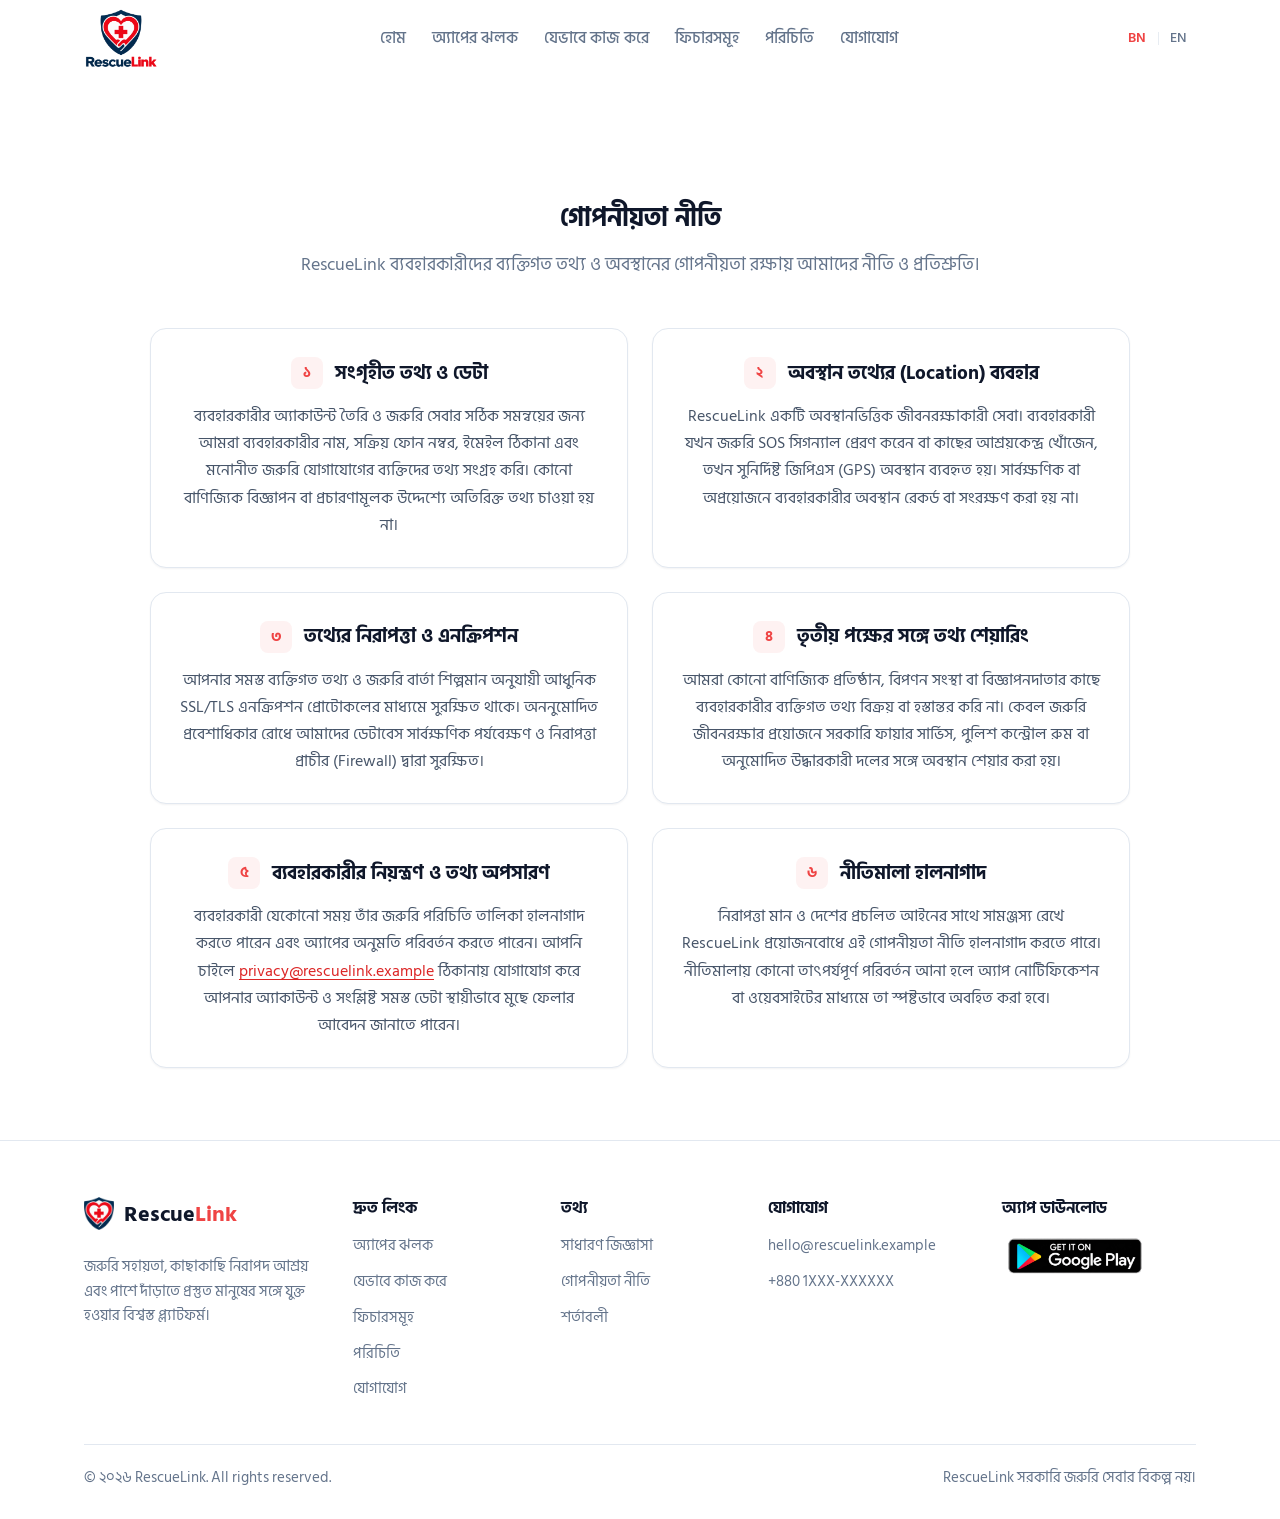
<file: privacy-policy.html>
<!DOCTYPE html>
<html lang="bn">
<head>
  <meta charset="UTF-8">
  <meta name="viewport" content="width=device-width, initial-scale=1, viewport-fit=cover">
  <title>গোপনীয়তা নীতি (Privacy Policy) — RescueLink</title>
  <meta name="description" content="RescueLink ব্যবহারকারীদের ব্যক্তিগত তথ্য ও অবস্থানের গোপনীয়তা রক্ষায় আমাদের নীতি ও প্রতিশ্রুতি।">
  <meta name="theme-color" content="#EF4444">

  <meta property="og:type" content="website">
  <meta property="og:locale" content="bn_BD">
  <meta property="og:title" content="গোপনীয়তা নীতি (Privacy Policy) — RescueLink">
  <meta property="og:description" content="RescueLink ব্যবহারকারীদের ব্যক্তিগত তথ্য ও অবস্থানের গোপনীয়তা রক্ষায় আমাদের নীতি ও প্রতিশ্রুতি।">
  <meta property="og:image" content="assets/images/logo-full.png">

  <link rel="icon" type="image/png" href="assets/images/favicon.png">
  <link rel="preconnect" href="https://fonts.googleapis.com">
  <link rel="preconnect" href="https://fonts.gstatic.com" crossorigin>
  <link href="https://fonts.googleapis.com/css2?family=Hind+Siliguri:wght@300;400;500;600;700&display=swap" rel="stylesheet">
  <link rel="stylesheet" href="style.css">
  <script src="script.js"></script>
</head>
<body>
  <a class="skip-link" href="#main">মূল বিষয়বস্তুতে যান</a>

  <!-- ===== নেভিগেশন ===== -->
  <header class="site-header" id="site-header">
    <div class="container header-inner">
      <a class="brand" href="index.html#home" aria-label="RescueLink — হোমে যান">
        <img src="assets/images/logo-full.png" alt="RescueLink" width="74" height="60">
      </a>
      <button class="menu-toggle" id="menu-toggle" type="button" aria-label="মেনু খুলুন" aria-expanded="false" aria-controls="primary-nav">
        <span class="menu-bars" aria-hidden="true"></span>
      </button>
      <nav class="primary-nav" id="primary-nav" aria-label="প্রধান মেনু">
        <ul>
          <li><a class="nav-link" href="index.html#home">হোম</a></li>
          <li><a class="nav-link" href="index.html#app-preview">অ্যাপের ঝলক</a></li>
          <li><a class="nav-link" href="index.html#how-it-works">যেভাবে কাজ করে</a></li>
          <li><a class="nav-link" href="index.html#features">ফিচারসমূহ</a></li>
          <li><a class="nav-link" href="index.html#about">পরিচিতি</a></li>
          <li><a class="nav-link" href="index.html#contact">যোগাযোগ</a></li>
          <li class="lang-item">
            <div class="lang-toggle" role="group" aria-label="ভাষা বাছাই করুন" data-no-i18n-text>
              <button type="button" class="lang-btn is-active" data-lang="bn" lang="bn" aria-pressed="true">BN</button>
              <span class="lang-sep" aria-hidden="true">|</span>
              <button type="button" class="lang-btn" data-lang="en" lang="en" aria-pressed="false">EN</button>
            </div>
          </li>
        </ul>
      </nav>
    </div>
  </header>

  <main id="main">
    <!-- ===== গোপনীয়তা নীতি (Privacy Policy) ===== -->
    <section class="section standalone-page" id="privacy" aria-labelledby="privacy-title">
      <div class="container">
        <div class="section-head">
          <h1 id="privacy-title">গোপনীয়তা নীতি</h1>
          <p>RescueLink ব্যবহারকারীদের ব্যক্তিগত তথ্য ও অবস্থানের গোপনীয়তা রক্ষায় আমাদের নীতি ও প্রতিশ্রুতি।</p>
        </div>

        <div class="policy-grid">
          <article class="policy-card">
            <div class="policy-card-header">
              <span class="policy-badge">১</span>
              <h3>সংগৃহীত তথ্য ও ডেটা</h3>
            </div>
            <p>ব্যবহারকারীর অ্যাকাউন্ট তৈরি ও জরুরি সেবার সঠিক সমন্বয়ের জন্য আমরা ব্যবহারকারীর নাম, সক্রিয় ফোন নম্বর, ইমেইল ঠিকানা এবং মনোনীত জরুরি যোগাযোগের ব্যক্তিদের তথ্য সংগ্রহ করি। কোনো বাণিজ্যিক বিজ্ঞাপন বা প্রচারণামূলক উদ্দেশ্যে অতিরিক্ত তথ্য চাওয়া হয় না।</p>
          </article>

          <article class="policy-card">
            <div class="policy-card-header">
              <span class="policy-badge">২</span>
              <h3>অবস্থান তথ্যের (Location) ব্যবহার</h3>
            </div>
            <p>RescueLink একটি অবস্থানভিত্তিক জীবনরক্ষাকারী সেবা। ব্যবহারকারী যখন জরুরি SOS সিগন্যাল প্রেরণ করেন বা কাছের আশ্রয়কেন্দ্র খোঁজেন, তখন সুনির্দিষ্ট জিপিএস (GPS) অবস্থান ব্যবহৃত হয়। সার্বক্ষণিক বা অপ্রয়োজনে ব্যবহারকারীর অবস্থান রেকর্ড বা সংরক্ষণ করা হয় না।</p>
          </article>

          <article class="policy-card">
            <div class="policy-card-header">
              <span class="policy-badge">৩</span>
              <h3>তথ্যের নিরাপত্তা ও এনক্রিপশন</h3>
            </div>
            <p>আপনার সমস্ত ব্যক্তিগত তথ্য ও জরুরি বার্তা শিল্পমান অনুযায়ী আধুনিক SSL/TLS এনক্রিপশন প্রোটোকলের মাধ্যমে সুরক্ষিত থাকে। অননুমোদিত প্রবেশাধিকার রোধে আমাদের ডেটাবেস সার্বক্ষণিক পর্যবেক্ষণ ও নিরাপত্তা প্রাচীর (Firewall) দ্বারা সুরক্ষিত।</p>
          </article>

          <article class="policy-card">
            <div class="policy-card-header">
              <span class="policy-badge">৪</span>
              <h3>তৃতীয় পক্ষের সঙ্গে তথ্য শেয়ারিং</h3>
            </div>
            <p>আমরা কোনো বাণিজ্যিক প্রতিষ্ঠান, বিপণন সংস্থা বা বিজ্ঞাপনদাতার কাছে ব্যবহারকারীর ব্যক্তিগত তথ্য বিক্রয় বা হস্তান্তর করি না। কেবল জরুরি জীবনরক্ষার প্রয়োজনে সরকারি ফায়ার সার্ভিস, পুলিশ কন্ট্রোল রুম বা অনুমোদিত উদ্ধারকারী দলের সঙ্গে অবস্থান শেয়ার করা হয়।</p>
          </article>

          <article class="policy-card">
            <div class="policy-card-header">
              <span class="policy-badge">৫</span>
              <h3>ব্যবহারকারীর নিয়ন্ত্রণ ও তথ্য অপসারণ</h3>
            </div>
            <p data-i18n-html="privacy-card-5">ব্যবহারকারী যেকোনো সময় তাঁর জরুরি পরিচিতি তালিকা হালনাগাদ করতে পারেন এবং অ্যাপের অনুমতি পরিবর্তন করতে পারেন। আপনি চাইলে <a href="mailto:privacy@rescuelink.example">privacy@rescuelink.example</a> ঠিকানায় যোগাযোগ করে আপনার অ্যাকাউন্ট ও সংশ্লিষ্ট সমস্ত ডেটা স্থায়ীভাবে মুছে ফেলার আবেদন জানাতে পারেন।</p>
          </article>

          <article class="policy-card">
            <div class="policy-card-header">
              <span class="policy-badge">৬</span>
              <h3>নীতিমালা হালনাগাদ</h3>
            </div>
            <p>নিরাপত্তা মান ও দেশের প্রচলিত আইনের সাথে সামঞ্জস্য রেখে RescueLink প্রয়োজনবোধে এই গোপনীয়তা নীতি হালনাগাদ করতে পারে। নীতিমালায় কোনো তাৎপর্যপূর্ণ পরিবর্তন আনা হলে অ্যাপ নোটিফিকেশন বা ওয়েবসাইটের মাধ্যমে তা স্পষ্টভাবে অবহিত করা হবে।</p>
          </article>
        </div>
      </div>
    </section>
  </main>

  <!-- ===== ফুটার ===== -->
  <footer class="site-footer">
    <div class="container">
      <div class="footer-grid">
        <!-- ১. RescueLink (ব্র্যান্ডিং) -->
        <div>
          <a class="brand" href="index.html#home" aria-label="RescueLink — হোমে যান">
            <img src="assets/images/logo.png" alt="" width="30" height="33" loading="lazy">
            <span>Rescue<b>Link</b></span>
          </a>
          <p class="footer-text">জরুরি সহায়তা, কাছাকাছি নিরাপদ আশ্রয় এবং পাশে দাঁড়াতে প্রস্তুত মানুষের সঙ্গে যুক্ত হওয়ার বিশ্বস্ত প্ল্যাটফর্ম।</p>
        </div>

        <!-- ২. দ্রুত লিংক -->
        <nav aria-label="দ্রুত লিংক মেনু">
          <h3>দ্রুত লিংক</h3>
          <ul>
            <li><a href="index.html#app-preview">অ্যাপের ঝলক</a></li>
            <li><a href="index.html#how-it-works">যেভাবে কাজ করে</a></li>
            <li><a href="index.html#features">ফিচারসমূহ</a></li>
            <li><a href="index.html#about">পরিচিতি</a></li>
            <li><a href="index.html#contact">যোগাযোগ</a></li>
          </ul>
        </nav>

        <!-- ৩. তথ্য (Information) -->
        <nav aria-label="তথ্য মেনু">
          <h3>তথ্য</h3>
          <ul>
            <li><a href="faqs.html">সাধারণ জিজ্ঞাসা</a></li>
            <li><a href="privacy-policy.html">গোপনীয়তা নীতি</a></li>
            <li><a href="terms-conditions.html">শর্তাবলী</a></li>
          </ul>
        </nav>

        <!-- ৪. যোগাযোগ (Contact) -->
        <div>
          <h3>যোগাযোগ</h3>
          <ul>
            <li><a href="mailto:hello@rescuelink.example">hello@rescuelink.example</a></li>
            <li><a href="tel:+8801XXXXXXXXX" class="footer-tel">+880 1XXX-XXXXXX</a></li>
          </ul>
        </div>

        <!-- ৫. অ্যাপ ডাউনলোড (Download App) -->
        <div>
          <h3>অ্যাপ ডাউনলোড</h3>
          <div class="footer-badge-wrap">
            <img src="assets/images/google-play-badge.png" alt="Google Play-তে RescueLink অ্যাপ পান" width="1024" height="341" loading="lazy" class="play-store-badge">
          </div>
        </div>
      </div>
      <div class="footer-bottom">
        <span>© <span id="year">2026</span> RescueLink. All rights reserved.</span>
        <span>RescueLink সরকারি জরুরি সেবার বিকল্প নয়।</span>
      </div>
    </div>
  </footer>
</body>
</html>
</file>
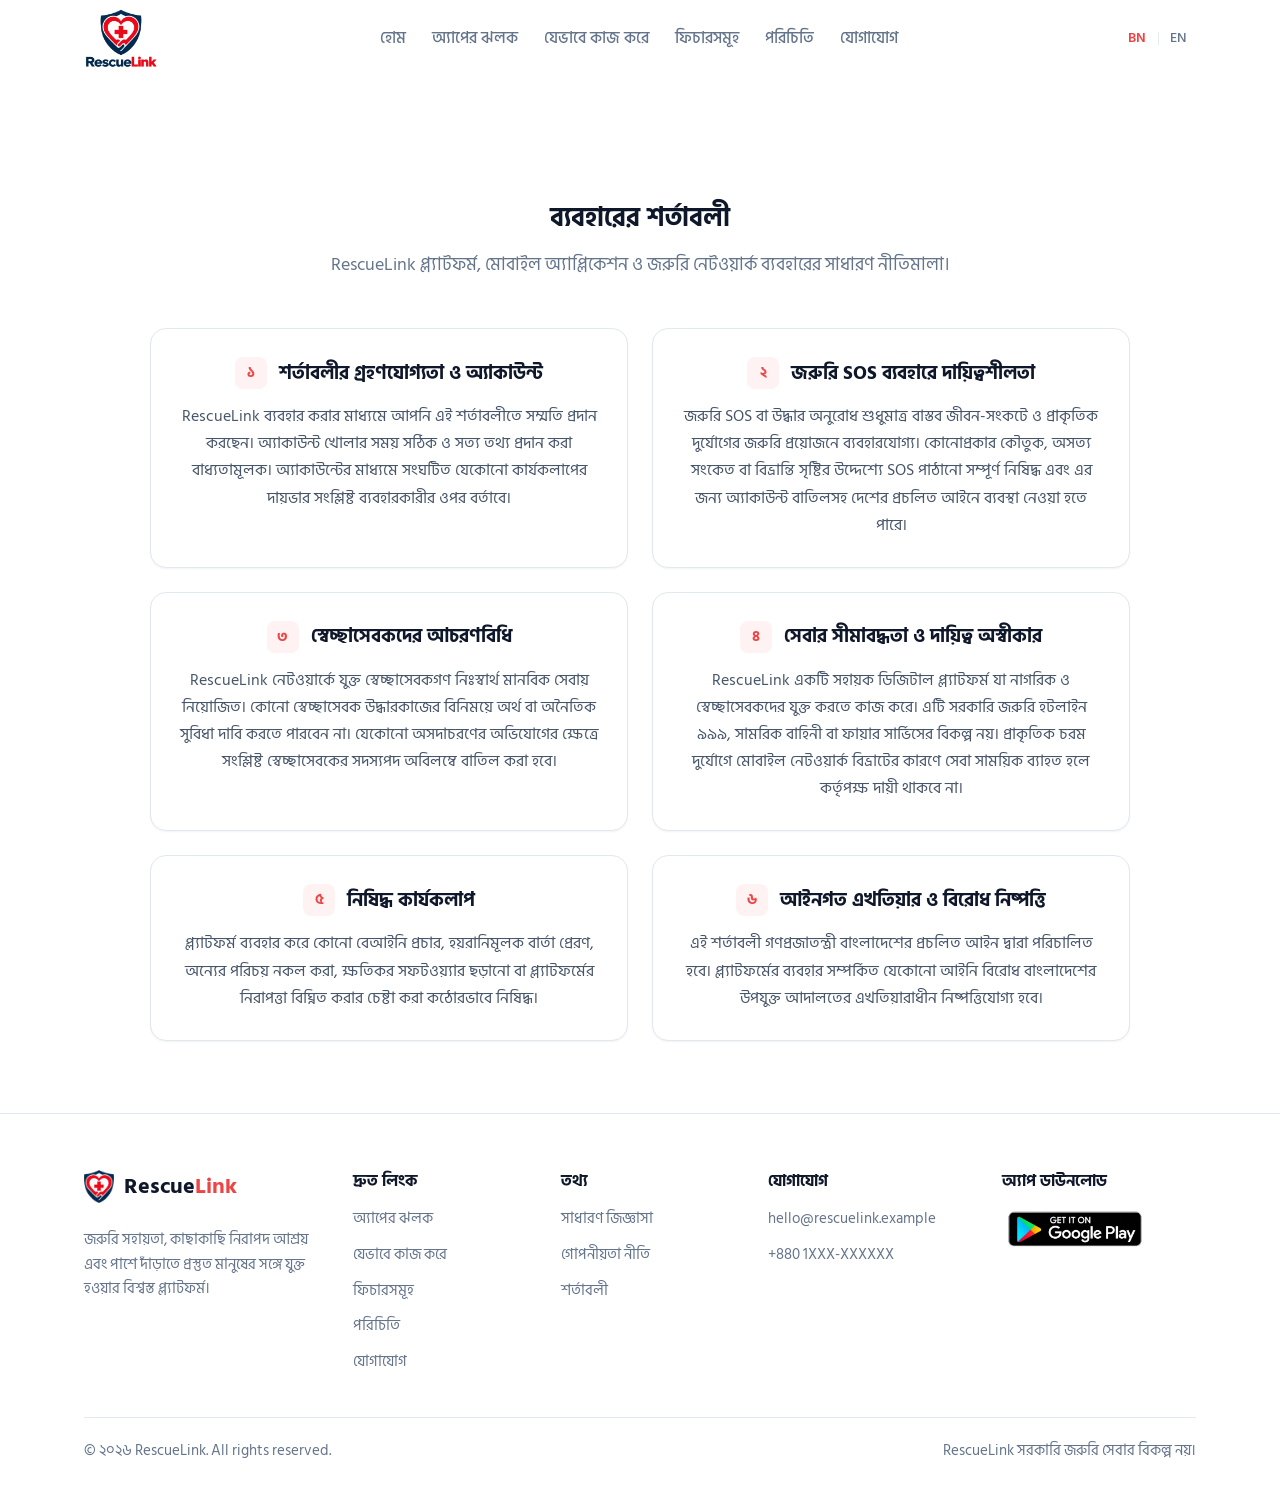
<file: terms-conditions.html>
<!DOCTYPE html>
<html lang="bn">
<head>
  <meta charset="UTF-8">
  <meta name="viewport" content="width=device-width, initial-scale=1, viewport-fit=cover">
  <title>ব্যবহারের শর্তাবলী (Terms & Conditions) — RescueLink</title>
  <meta name="description" content="RescueLink প্ল্যাটফর্ম, মোবাইল অ্যাপ্লিকেশন ও জরুরি নেটওয়ার্ক ব্যবহারের সাধারণ নীতিমালা ও শর্তাবলী।">
  <meta name="theme-color" content="#EF4444">

  <meta property="og:type" content="website">
  <meta property="og:locale" content="bn_BD">
  <meta property="og:title" content="ব্যবহারের শর্তাবলী (Terms & Conditions) — RescueLink">
  <meta property="og:description" content="RescueLink প্ল্যাটফর্ম, মোবাইল অ্যাপ্লিকেশন ও জরুরি নেটওয়ার্ক ব্যবহারের সাধারণ নীতিমালা ও শর্তাবলী।">
  <meta property="og:image" content="assets/images/logo-full.png">

  <link rel="icon" type="image/png" href="assets/images/favicon.png">
  <link rel="preconnect" href="https://fonts.googleapis.com">
  <link rel="preconnect" href="https://fonts.gstatic.com" crossorigin>
  <link href="https://fonts.googleapis.com/css2?family=Hind+Siliguri:wght@300;400;500;600;700&display=swap" rel="stylesheet">
  <link rel="stylesheet" href="style.css">
  <script src="script.js"></script>
</head>
<body>
  <a class="skip-link" href="#main">মূল বিষয়বস্তুতে যান</a>

  <!-- ===== নেভিগেশন ===== -->
  <header class="site-header" id="site-header">
    <div class="container header-inner">
      <a class="brand" href="index.html#home" aria-label="RescueLink — হোমে যান">
        <img src="assets/images/logo-full.png" alt="RescueLink" width="74" height="60">
      </a>
      <button class="menu-toggle" id="menu-toggle" type="button" aria-label="মেনু খুলুন" aria-expanded="false" aria-controls="primary-nav">
        <span class="menu-bars" aria-hidden="true"></span>
      </button>
      <nav class="primary-nav" id="primary-nav" aria-label="প্রধান মেনু">
        <ul>
          <li><a class="nav-link" href="index.html#home">হোম</a></li>
          <li><a class="nav-link" href="index.html#app-preview">অ্যাপের ঝলক</a></li>
          <li><a class="nav-link" href="index.html#how-it-works">যেভাবে কাজ করে</a></li>
          <li><a class="nav-link" href="index.html#features">ফিচারসমূহ</a></li>
          <li><a class="nav-link" href="index.html#about">পরিচিতি</a></li>
          <li><a class="nav-link" href="index.html#contact">যোগাযোগ</a></li>
          <li class="lang-item">
            <div class="lang-toggle" role="group" aria-label="ভাষা বাছাই করুন" data-no-i18n-text>
              <button type="button" class="lang-btn is-active" data-lang="bn" lang="bn" aria-pressed="true">BN</button>
              <span class="lang-sep" aria-hidden="true">|</span>
              <button type="button" class="lang-btn" data-lang="en" lang="en" aria-pressed="false">EN</button>
            </div>
          </li>
        </ul>
      </nav>
    </div>
  </header>

  <main id="main">
    <!-- ===== ব্যবহারের শর্তাবলী (Terms & Conditions) ===== -->
    <section class="section standalone-page" id="terms" aria-labelledby="terms-title">
      <div class="container">
        <div class="section-head">
          <h1 id="terms-title">ব্যবহারের শর্তাবলী</h1>
          <p>RescueLink প্ল্যাটফর্ম, মোবাইল অ্যাপ্লিকেশন ও জরুরি নেটওয়ার্ক ব্যবহারের সাধারণ নীতিমালা।</p>
        </div>

        <div class="policy-grid">
          <article class="policy-card">
            <div class="policy-card-header">
              <span class="policy-badge">১</span>
              <h3>শর্তাবলীর গ্রহণযোগ্যতা ও অ্যাকাউন্ট</h3>
            </div>
            <p>RescueLink ব্যবহার করার মাধ্যমে আপনি এই শর্তাবলীতে সম্মতি প্রদান করছেন। অ্যাকাউন্ট খোলার সময় সঠিক ও সত্য তথ্য প্রদান করা বাধ্যতামূলক। অ্যাকাউন্টের মাধ্যমে সংঘটিত যেকোনো কার্যকলাপের দায়ভার সংশ্লিষ্ট ব্যবহারকারীর ওপর বর্তাবে।</p>
          </article>

          <article class="policy-card">
            <div class="policy-card-header">
              <span class="policy-badge">২</span>
              <h3>জরুরি SOS ব্যবহারে দায়িত্বশীলতা</h3>
            </div>
            <p>জরুরি SOS বা উদ্ধার অনুরোধ শুধুমাত্র বাস্তব জীবন-সংকটে ও প্রাকৃতিক দুর্যোগের জরুরি প্রয়োজনে ব্যবহারযোগ্য। কোনোপ্রকার কৌতুক, অসত্য সংকেত বা বিভ্রান্তি সৃষ্টির উদ্দেশ্যে SOS পাঠানো সম্পূর্ণ নিষিদ্ধ এবং এর জন্য অ্যাকাউন্ট বাতিলসহ দেশের প্রচলিত আইনে ব্যবস্থা নেওয়া হতে পারে।</p>
          </article>

          <article class="policy-card">
            <div class="policy-card-header">
              <span class="policy-badge">৩</span>
              <h3>স্বেচ্ছাসেবকদের আচরণবিধি</h3>
            </div>
            <p>RescueLink নেটওয়ার্কে যুক্ত স্বেচ্ছাসেবকগণ নিঃস্বার্থ মানবিক সেবায় নিয়োজিত। কোনো স্বেচ্ছাসেবক উদ্ধারকাজের বিনিময়ে অর্থ বা অনৈতিক সুবিধা দাবি করতে পারবেন না। যেকোনো অসদাচরণের অভিযোগের ক্ষেত্রে সংশ্লিষ্ট স্বেচ্ছাসেবকের সদস্যপদ অবিলম্বে বাতিল করা হবে।</p>
          </article>

          <article class="policy-card">
            <div class="policy-card-header">
              <span class="policy-badge">৪</span>
              <h3>সেবার সীমাবদ্ধতা ও দায়িত্ব অস্বীকার</h3>
            </div>
            <p>RescueLink একটি সহায়ক ডিজিটাল প্ল্যাটফর্ম যা নাগরিক ও স্বেচ্ছাসেবকদের যুক্ত করতে কাজ করে। এটি সরকারি জরুরি হটলাইন ৯৯৯, সামরিক বাহিনী বা ফায়ার সার্ভিসের বিকল্প নয়। প্রাকৃতিক চরম দুর্যোগে মোবাইল নেটওয়ার্ক বিভ্রাটের কারণে সেবা সাময়িক ব্যাহত হলে কর্তৃপক্ষ দায়ী থাকবে না।</p>
          </article>

          <article class="policy-card">
            <div class="policy-card-header">
              <span class="policy-badge">৫</span>
              <h3>নিষিদ্ধ কার্যকলাপ</h3>
            </div>
            <p>প্ল্যাটফর্ম ব্যবহার করে কোনো বেআইনি প্রচার, হয়রানিমূলক বার্তা প্রেরণ, অন্যের পরিচয় নকল করা, ক্ষতিকর সফটওয়্যার ছড়ানো বা প্ল্যাটফর্মের নিরাপত্তা বিঘ্নিত করার চেষ্টা করা কঠোরভাবে নিষিদ্ধ।</p>
          </article>

          <article class="policy-card">
            <div class="policy-card-header">
              <span class="policy-badge">৬</span>
              <h3>আইনগত এখতিয়ার ও বিরোধ নিষ্পত্তি</h3>
            </div>
            <p>এই শর্তাবলী গণপ্রজাতন্ত্রী বাংলাদেশের প্রচলিত আইন দ্বারা পরিচালিত হবে। প্ল্যাটফর্মের ব্যবহার সম্পর্কিত যেকোনো আইনি বিরোধ বাংলাদেশের উপযুক্ত আদালতের এখতিয়ারাধীন নিষ্পত্তিযোগ্য হবে।</p>
          </article>
        </div>
      </div>
    </section>
  </main>

  <!-- ===== ফুটার ===== -->
  <footer class="site-footer">
    <div class="container">
      <div class="footer-grid">
        <!-- ১. RescueLink (ব্র্যান্ডিং) -->
        <div>
          <a class="brand" href="index.html#home" aria-label="RescueLink — হোমে যান">
            <img src="assets/images/logo.png" alt="" width="30" height="33" loading="lazy">
            <span>Rescue<b>Link</b></span>
          </a>
          <p class="footer-text">জরুরি সহায়তা, কাছাকাছি নিরাপদ আশ্রয় এবং পাশে দাঁড়াতে প্রস্তুত মানুষের সঙ্গে যুক্ত হওয়ার বিশ্বস্ত প্ল্যাটফর্ম।</p>
        </div>

        <!-- ২. দ্রুত লিংক -->
        <nav aria-label="দ্রুত লিংক মেনু">
          <h3>দ্রুত লিংক</h3>
          <ul>
            <li><a href="index.html#app-preview">অ্যাপের ঝলক</a></li>
            <li><a href="index.html#how-it-works">যেভাবে কাজ করে</a></li>
            <li><a href="index.html#features">ফিচারসমূহ</a></li>
            <li><a href="index.html#about">পরিচিতি</a></li>
            <li><a href="index.html#contact">যোগাযোগ</a></li>
          </ul>
        </nav>

        <!-- ৩. তথ্য (Information) -->
        <nav aria-label="তথ্য মেনু">
          <h3>তথ্য</h3>
          <ul>
            <li><a href="faqs.html">সাধারণ জিজ্ঞাসা</a></li>
            <li><a href="privacy-policy.html">গোপনীয়তা নীতি</a></li>
            <li><a href="terms-conditions.html">শর্তাবলী</a></li>
          </ul>
        </nav>

        <!-- ৪. যোগাযোগ (Contact) -->
        <div>
          <h3>যোগাযোগ</h3>
          <ul>
            <li><a href="mailto:hello@rescuelink.example">hello@rescuelink.example</a></li>
            <li><a href="tel:+8801XXXXXXXXX" class="footer-tel">+880 1XXX-XXXXXX</a></li>
          </ul>
        </div>

        <!-- ৫. অ্যাপ ডাউনলোড (Download App) -->
        <div>
          <h3>অ্যাপ ডাউনলোড</h3>
          <div class="footer-badge-wrap">
            <img src="assets/images/google-play-badge.png" alt="Google Play-তে RescueLink অ্যাপ পান" width="1024" height="341" loading="lazy" class="play-store-badge">
          </div>
        </div>
      </div>
      <div class="footer-bottom">
        <span>© <span id="year">2026</span> RescueLink. All rights reserved.</span>
        <span>RescueLink সরকারি জরুরি সেবার বিকল্প নয়।</span>
      </div>
    </div>
  </footer>
</body>
</html>
</file>
<file: style.css>
/* =========================================================
   RescueLink — স্টাইলশিট
   সূচি:
   1. ডিজাইন টোকেন ও ফন্ট      6. ফিচার কার্ড
   2. রিসেট ও সাধারণ নিয়ম      7. যেভাবে কাজ করে
   3. বাটন                      8. অ্যাপের ঝলক (গ্যালারি)
   4. নেভিগেশন                  9. যোগাযোগ ও ফুটার
   5. হিরো, পরিচিতি, ফোন মকআপ   10. অ্যানিমেশন ও রেসপনসিভ
   ========================================================= */

/* ---------- 1. ডিজাইন টোকেন ও ফন্ট ---------- */
:root {
  --red: #EF4444;
  --red-600: #DC2626;
  --red-50: #FEF2F2;
  --navy: #0F172A;
  --white: #FFFFFF;
  --bg: #F8FAFC;
  --line: #E2E8F0;
  --muted: #64748B;
  --green: #22C55E;

  --radius-sm: 10px;
  --radius-md: 16px;
  --radius-lg: 24px;
  --shadow-sm: 0 1px 2px rgba(15, 23, 42, .05);
  --shadow-md: 0 14px 32px -16px rgba(15, 23, 42, .25);
  --container: 1160px;
  --header-h: 76px;
  --ease: cubic-bezier(.2, .7, .2, 1);
  --t-fast: 220ms;
  --t-base: 320ms;

  font-family: 'Hind Siliguri', sans-serif;
}

html {
  scroll-behavior: smooth;
  scroll-padding-top: calc(var(--header-h) + 16px);
  -webkit-text-size-adjust: 100%;
}

body,
button,
input,
textarea,
select {
  font-family: 'Hind Siliguri', sans-serif;
}

/* ---------- 2. রিসেট ও সাধারণ নিয়ম ---------- */
*, *::before, *::after { box-sizing: border-box; }

body {
  margin: 0;
  background: var(--white);
  color: var(--navy);
  font-size: 17px;
  line-height: 1.75;
  overflow-x: hidden;
  padding-bottom: env(safe-area-inset-bottom, 0px);
}

img, svg { display: block; max-width: 100%; }
a { color: inherit; text-decoration: none; }
button { color: inherit; cursor: pointer; }
h1, h2, h3, p, dl, dd, ol, ul { margin: 0; padding: 0; }
ul, ol { list-style: none; }
h1, h2, h3 { line-height: 1.4; font-weight: 700; }

:focus-visible {
  outline: 3px solid var(--navy);
  outline-offset: 3px;
  border-radius: 6px;
}

.container { width: 100%; max-width: var(--container); margin: 0 auto; padding: 0 24px; }

.skip-link {
  position: absolute; left: -999px; top: 8px; z-index: 100;
  background: var(--navy); color: #fff; padding: 10px 16px; border-radius: 8px;
}
.skip-link:focus { left: 8px; }

.section { padding: 96px 0; }
.section-alt { background: var(--bg); }
section[id] { scroll-margin-top: calc(var(--header-h) + 16px); }
.section-head { max-width: 640px; margin-bottom: 48px; }
.section-head h2 { font-size: clamp(27px, 3.4vw, 36px); }
.section-head p { margin-top: 12px; color: var(--muted); font-size: 18px; }
.footnote { margin-top: 28px; font-size: 15px; color: var(--muted); max-width: 72ch; }
.footnote.center { text-align: center; margin-inline: auto; }

.status-dot {
  display: inline-block; flex: none; width: 8px; height: 8px; border-radius: 50%;
  background: var(--green); box-shadow: 0 0 0 4px rgba(34, 197, 94, .18);
}

/* ---------- 3. বাটন ---------- */
.btn {
  display: inline-flex; align-items: center; justify-content: center;
  min-height: 48px; padding: 0 26px; border-radius: 12px; border: 1px solid transparent;
  font-size: 16px; font-weight: 600; line-height: 1.2;
  transition: background-color var(--t-fast) var(--ease), border-color var(--t-fast) var(--ease),
              box-shadow var(--t-fast) var(--ease), transform var(--t-fast) var(--ease);
}
.btn:hover { transform: translateY(-2px); }
.btn:active { transform: translateY(0); }
.btn-primary { background: var(--red); color: #fff; box-shadow: 0 8px 18px -8px rgba(239, 68, 68, .6); }
.btn-primary:hover { background: var(--red-600); box-shadow: 0 12px 22px -8px rgba(239, 68, 68, .6); }
.btn-ghost { background: #fff; border-color: var(--line); color: var(--navy); }
.btn-ghost:hover { border-color: var(--navy); }
.btn-sm { min-height: 42px; padding: 0 20px; font-size: 15px; border-radius: 10px; }
.btn-row { display: flex; flex-wrap: wrap; gap: 12px; }

/* ---------- 4. নেভিগেশন ---------- */
.site-header {
  position: sticky; top: 0; z-index: 50;
  padding-top: env(safe-area-inset-top, 0px);
  background: rgba(255, 255, 255, .94);
  border-bottom: 1px solid transparent;
  transition: border-color var(--t-base) var(--ease), box-shadow var(--t-base) var(--ease);
}
.site-header.is-scrolled { border-color: var(--line); box-shadow: 0 6px 20px -14px rgba(15, 23, 42, .35); }
.header-inner { display: flex; align-items: center; justify-content: space-between; height: var(--header-h); gap: 0; }

.brand { display: inline-flex; align-items: center; gap: 10px; font-size: 22px; font-weight: 700; line-height: 1; }
.site-header .brand { flex: 0 0 88px; display: inline-flex; align-items: center; }
.site-header .brand img { width: auto; height: 60px; max-height: calc(var(--header-h) - 12px); object-fit: contain; }
.site-footer .brand img { width: 30px; height: auto; }
.brand b { color: var(--red); font-weight: 700; }

.primary-nav { flex: 1; display: flex; align-items: center; }
.primary-nav ul { display: flex; align-items: center; width: 100%; gap: 2px; }
.primary-nav ul > li:first-child { margin-left: auto; }
.nav-link {
  position: relative; display: block; padding: 8px 12px; border-radius: 8px;
  font-size: 16px; font-weight: 500; color: var(--muted);
  transition: color var(--t-fast) var(--ease), background-color var(--t-fast) var(--ease);
}
.nav-link::after {
  content: ""; position: absolute; left: 12px; right: 12px; bottom: 3px; height: 2px; border-radius: 2px;
  background: var(--red); transform: scaleX(0); transform-origin: left;
  transition: transform var(--t-base) var(--ease);
}
.nav-link:hover { color: var(--navy); }
.nav-link:hover::after, .nav-link.is-active::after { transform: scaleX(1); }
.nav-link.is-active { color: var(--red); }
.primary-nav .btn { margin-left: 8px; }

/* ভাষা টগল (BN | EN) */
.lang-item {
  margin-left: auto;
  flex: 0 0 88px;
  display: inline-flex;
  align-items: center;
  justify-content: flex-end;
}
.lang-toggle {
  display: inline-flex;
  align-items: center;
  gap: 2px;
  background: transparent;
  border: none;
  padding: 0;
}
.lang-btn {
  display: inline-flex;
  align-items: center;
  justify-content: center;
  padding: 6px 8px;
  border: 0;
  border-radius: 6px;
  background: transparent;
  font-size: 14px;
  font-weight: 500;
  line-height: 1;
  letter-spacing: 0.04em;
  color: var(--muted);
  cursor: pointer;
  transition: color var(--t-fast) var(--ease);
}
.lang-btn:hover {
  color: var(--navy);
}
.lang-btn.is-active {
  color: var(--red);
  font-weight: 600;
  background: transparent;
  box-shadow: none;
}
.lang-btn.is-active:hover {
  color: var(--red);
  background: transparent;
}
.lang-sep {
  color: var(--line);
  font-size: 13px;
  line-height: 1;
  user-select: none;
  opacity: 0.85;
}

/* Desktop nav spacing adjustment between mobile breakpoint and large screens */
@media (min-width: 761px) and (max-width: 1040px) {
  .site-header .brand { flex: 0 0 auto; }
  .nav-link { padding: 8px 8px; font-size: 15px; }
  .nav-link::after { left: 8px; right: 8px; }
  .lang-item { flex: 0 0 auto; margin-left: auto; }
  .lang-btn { padding: 6px 6px; font-size: 13.5px; }
}

.menu-toggle {
  display: none; width: 44px; height: 44px; border: 1px solid var(--line); border-radius: 10px;
  background: #fff; align-items: center; justify-content: center;
  transition: border-color var(--t-fast) var(--ease);
}
.menu-toggle:hover { border-color: var(--navy); }
.menu-bars, .menu-bars::before, .menu-bars::after {
  display: block; width: 18px; height: 2px; border-radius: 2px; background: var(--navy); position: relative;
  transition: transform var(--t-base) var(--ease), background-color var(--t-fast) var(--ease);
}
.menu-bars::before, .menu-bars::after { content: ""; position: absolute; left: 0; }
.menu-bars::before { top: -6px; }
.menu-bars::after { top: 6px; }
.menu-toggle[aria-expanded="true"] .menu-bars { background: transparent; }
.menu-toggle[aria-expanded="true"] .menu-bars::before { transform: translateY(6px) rotate(45deg); }
.menu-toggle[aria-expanded="true"] .menu-bars::after { transform: translateY(-6px) rotate(-45deg); }

/* ---------- 5. হিরো, পরিচিতি, ফোন মকআপ ---------- */
.hero {
  position: relative; overflow: hidden;
  padding: clamp(120px, 16vh, 160px) 0 80px;
  min-height: 100vh; display: flex; align-items: flex-start; justify-content: center;
}
.hero-video {
  position: absolute; inset: 0; width: 100%; height: 100%;
  object-fit: cover; z-index: 0;
}
.hero-overlay {
  position: absolute; inset: 0; z-index: 1;
  background: linear-gradient(to bottom,
    rgba(15, 23, 42, .85) 0%,
    rgba(15, 23, 42, .7) 45%,
    rgba(15, 23, 42, .4) 100%);
}
.hero-content {
  position: relative; z-index: 2; max-width: 1040px; margin: 0 auto;
  text-align: center;
}
.hero h1 {
  font-size: clamp(42px, 5.8vw, 72px); line-height: 1.2; max-width: 100%; margin-inline: auto;
  color: #fff; letter-spacing: -0.015em;
}
.hero h1 span { color: var(--red, #EF4444); }
.lead { margin-top: 24px; margin-inline: auto; color: rgba(255, 255, 255, .82); font-size: 20px; max-width: 660px; line-height: 1.8; }
.hero .btn-row { margin-top: 32px; display: flex; justify-content: center; gap: 14px; flex-wrap: wrap; }
.hero .btn-ghost { background: transparent; border-color: rgba(255, 255, 255, .4); color: #fff; }
.hero .btn-ghost:hover { border-color: #fff; background: rgba(255, 255, 255, .1); }
.hero-note { margin-top: 28px; display: flex; align-items: center; gap: 10px; font-size: 15px; color: rgba(255, 255, 255, .65); }

/* ফোন মকআপ (Smartphone Mockup) */
.phone {
  position: relative;
  flex: none;
  width: 254px;
  height: 524px;
  padding: 8px;
  border-radius: 40px;
  background: #0B132B;
  box-shadow:
    0 0 0 1px rgba(255, 255, 255, 0.12) inset,
    0 0 0 2px #1E293B,
    0 20px 40px -12px rgba(15, 45, 82, 0.22);
  transition: transform var(--t-base) var(--ease), opacity var(--t-base) var(--ease), box-shadow var(--t-base) var(--ease);
}
.phone::before {
  content: "";
  position: absolute;
  top: 14px;
  left: 50%;
  transform: translateX(-50%);
  width: 70px;
  height: 18px;
  border-radius: 10px;
  background: #000;
  box-shadow: inset 0 0 2px rgba(255, 255, 255, 0.2);
  z-index: 3;
}
.phone img {
  width: 100%;
  height: 100%;
  object-fit: contain;
  border-radius: 32px;
  background: #fff;
  display: block;
}

/* পরিচিতি (About Section) */
#about {
  background-color: #F8FAFC;
  padding: clamp(64px, 7.5vw, 96px) 0;
}
.about-grid {
  display: grid;
  grid-template-columns: 1.1fr 0.9fr;
  gap: clamp(36px, 4.5vw, 64px);
  align-items: center;
  width: 100%;
}
.about-copy {
  display: flex;
  flex-direction: column;
  justify-content: center;
}
.about-copy .section-head {
  margin-bottom: 0;
  max-width: none;
}
.about-copy .section-head h2 {
  color: #0F2D52;
  font-size: clamp(28px, 3.4vw, 38px);
  font-weight: 700;
  line-height: 1.3;
  letter-spacing: -0.02em;
}
.about-copy .section-head p {
  margin-top: 12px;
  color: var(--muted);
  font-size: clamp(16px, 1.3vw, 18px);
  font-weight: 400;
  line-height: 1.6;
}
.about-copy > .about-lead {
  margin-top: 20px;
  color: var(--navy);
  font-size: clamp(16px, 1.2vw, 17px);
  font-weight: 400;
  line-height: 1.75;
  max-width: 52ch;
}

/* ৩টি প্ল্যাটফর্ম পরিসংখ্যান (Three Platform Statistics) */
.about-stats {
  margin-top: clamp(28px, 3.2vw, 40px);
  display: grid;
  grid-template-columns: repeat(3, 1fr);
  gap: clamp(16px, 2.5vw, 28px);
  align-items: flex-start;
  padding-top: 24px;
  border-top: 1px solid rgba(15, 45, 82, 0.1);
}
.about-stat {
  display: flex;
  flex-direction: column;
  align-items: flex-start;
  text-align: left;
}
.stat-number {
  color: #0F2D52;
  font-size: clamp(28px, 3.2vw, 40px);
  font-weight: 800;
  line-height: 1.1;
  letter-spacing: -0.02em;
  font-variant-numeric: tabular-nums;
  font-feature-settings: "tnum";
}
.stat-label {
  margin-top: 8px;
  color: #0F2D52;
  font-size: 15.5px;
  font-weight: 700;
  line-height: 1.3;
}
.stat-sub {
  margin-top: 4px;
  color: #64748B;
  font-size: 13px;
  font-weight: 500;
  line-height: 1.35;
}

.about-visual {
  display: flex;
  justify-content: center;
  align-items: center;
  position: relative;
  width: 100%;
}
.about-map-stage {
  width: 100%;
  max-width: 440px;
  background: none;
  border: none;
  box-shadow: none;
  padding: 0;
  display: flex;
  justify-content: center;
  align-items: center;
  position: relative;
}
.bd-map-graphic {
  width: 100%;
  height: auto;
  max-height: 480px;
  object-fit: contain;
  display: block;
  filter: drop-shadow(0 10px 28px rgba(15, 45, 82, 0.08));
  transition: transform var(--t-base) var(--ease), filter var(--t-base) var(--ease);
}
.bd-map-graphic:hover {
  transform: scale(1.015);
  filter: drop-shadow(0 14px 32px rgba(15, 45, 82, 0.12));
}

/* ---------- 6. ফিচার কার্ড ---------- */
.feature-grid { display: grid; grid-template-columns: repeat(3, 1fr); gap: 20px; }
.feature-card {
  background: #fff; border: 1px solid var(--line); border-radius: var(--radius-md); padding: 28px;
  box-shadow: var(--shadow-sm); min-height: 220px;
  transition: transform var(--t-base) var(--ease), border-color var(--t-base) var(--ease), box-shadow var(--t-base) var(--ease);
}
.feature-card:hover { transform: translateY(-4px); border-color: #FCA5A5; box-shadow: var(--shadow-md); }
.feature-icon {
  display: flex; align-items: center; justify-content: center; width: 46px; height: 46px; margin-bottom: 18px;
  border-radius: 12px; background: var(--red-50); color: var(--red);
  transition: background-color var(--t-fast) var(--ease), color var(--t-fast) var(--ease);
}
.feature-card:hover .feature-icon { background: var(--red); color: #fff; }
.feature-icon svg, .step-badge svg, .gallery-controls svg {
  width: 22px; height: 22px; fill: none; stroke: currentColor; stroke-width: 2; stroke-linecap: round; stroke-linejoin: round;
}
.feature-card h3 { font-size: 19px; }
.feature-card p { margin-top: 8px; color: var(--muted); font-size: 16px; }

/* ---------- 6ক. কীভাবে সাহায্য করে (তিন ধাপ) ---------- */
.help-steps { display: grid; grid-template-columns: repeat(3, 1fr); gap: 44px; counter-reset: help; }
.help-step {
  position: relative; background: #fff; border: 1px solid var(--line); border-radius: var(--radius-md);
  padding: 20px 20px 28px; box-shadow: var(--shadow-sm);
  transition: transform var(--t-base) var(--ease), border-color var(--t-base) var(--ease), box-shadow var(--t-base) var(--ease), opacity .6s var(--ease);
}
.help-step:hover { transform: translateY(-4px); border-color: #FCA5A5; box-shadow: var(--shadow-md); }
.help-step:not(:last-child)::after {
  content: ""; position: absolute; top: 96px; right: -32px; width: 20px; height: 20px;
  border-top: 2px solid #FCA5A5; border-right: 2px solid #FCA5A5; transform: rotate(45deg) scale(.7);
}
.help-art {
  display: flex; align-items: center; justify-content: center; height: 176px; margin-bottom: 22px;
  border-radius: var(--radius-sm); background: var(--red-50); overflow: hidden;
}
.help-art svg { width: 100%; max-width: 230px; height: auto; }
.help-no { display: block; margin-bottom: 2px; font-size: 14px; font-weight: 600; color: var(--red); }
.help-step h3 { font-size: 20px; }
.help-step p { margin-top: 8px; color: var(--muted); font-size: 16px; }

.art-body { fill: #fff; stroke: var(--navy); stroke-width: 2.5; }
.art-ring { fill: none; stroke: var(--red); stroke-width: 1.5; opacity: .35; }
.art-ring-2 { opacity: .55; }
.art-red { fill: var(--red); }
.art-navy { fill: var(--navy); }
.art-green { fill: var(--green); }
.art-white { fill: #fff; }
.art-soft { fill: var(--line); }
.art-soft-2 { fill: #EDF1F6; }
.art-track { fill: var(--line); }
.art-dot { fill: var(--red); opacity: .6; }
.art-line { fill: none; stroke: var(--red); stroke-width: 2; stroke-dasharray: 3 6; stroke-linecap: round; opacity: .7; }
.art-check { fill: none; stroke: #fff; stroke-width: 2.4; stroke-linecap: round; stroke-linejoin: round; }
.art-text { fill: #fff; font-size: 9px; font-weight: 700; font-family: 'Hind Siliguri', sans-serif; }

/* ---------- 7. যেভাবে কাজ করে ---------- */
.steps { display: grid; grid-template-columns: repeat(4, 1fr); counter-reset: step; }
.step { position: relative; padding-right: 28px; }
.step-badge {
  position: relative; z-index: 1; display: flex; align-items: center; justify-content: center;
  width: 48px; height: 48px; margin-bottom: 20px; border-radius: 50%;
  background: #fff; border: 2px solid var(--red); color: var(--red);
}
.step::after { content: ""; position: absolute; top: 23px; left: 52px; right: 4px; height: 2px; background: var(--line); }
.step:last-child::after { display: none; }
.step h3 { font-size: 18px; }
.step-no { display: block; margin-bottom: 2px; font-size: 14px; font-weight: 600; color: var(--red); }
.step p { margin-top: 8px; color: var(--muted); font-size: 16px; }

/* ---------- 8. অ্যাপের ঝলক (গ্যালারি) ---------- */
#app-preview {
  overflow-x: clip;
}
#app-preview .section-head {
  margin-bottom: clamp(36px, 4vw, 48px);
}
.gallery {
  display: grid;
  grid-template-columns: 320px 1fr;
  gap: clamp(32px, 3.8vw, 52px);
  align-items: center;
}
.gallery > * {
  min-width: 0;
}

/* বাঁ দিকের ফিচার তালিকা (Feature Tabs) */
.gallery-tabs {
  display: flex;
  flex-direction: column;
  gap: 10px;
}
.gallery-tab {
  position: relative;
  text-align: left;
  padding: 14px 18px 14px 20px;
  border: 1px solid #E2E8F0;
  border-radius: 14px;
  background: #FFFFFF;
  cursor: pointer;
  outline: none;
  box-shadow: 0 1px 3px rgba(15, 45, 82, 0.03);
  transition: border-color var(--t-fast) var(--ease),
              background-color var(--t-fast) var(--ease),
              box-shadow var(--t-fast) var(--ease),
              transform var(--t-fast) var(--ease);
}
.gallery-tab:hover {
  background: #FFFFFF;
  border-color: rgba(230, 41, 58, 0.35);
  box-shadow: 0 4px 12px rgba(15, 45, 82, 0.06);
  transform: translateX(4px);
}
.gallery-tab:focus-visible {
  outline: 2px solid #E6293A;
  outline-offset: 2px;
}
.gallery-tab b {
  display: block;
  font-size: 16.5px;
  font-weight: 600;
  line-height: 1.4;
  color: #0F2D52;
  transition: color var(--t-fast) var(--ease);
}
.gallery-tab span {
  display: block;
  font-size: 14px;
  color: #64748B;
  line-height: 1.5;
  margin-top: 3px;
  transition: color var(--t-fast) var(--ease);
}
.gallery-tab[aria-selected="true"] {
  background: #FFFFFF;
  border-color: #E6293A;
  border-left-width: 4px;
  box-shadow: 0 4px 16px rgba(230, 41, 58, 0.12), 0 1px 3px rgba(15, 45, 82, 0.05);
  transform: translateX(4px);
}
.gallery-tab[aria-selected="true"] b {
  color: #E6293A;
  font-weight: 700;
}
.gallery-tab[aria-selected="true"] span {
  color: #334155;
}

/* ডান দিকের স্মার্টফোন শোকেস (Smartphone Stage) */
.gallery-stage {
  position: relative;
  display: grid;
  grid-template-columns: 1fr auto 1fr;
  grid-template-rows: auto auto;
  align-items: center;
  justify-content: center;
  column-gap: 16px;
  row-gap: 20px;
  width: 100%;
  max-width: 780px;
  margin-inline: auto;
}

/* বাম ও ডানের সাপোর্টিং ফোন (Left & Right Supporting Phones) */
.phone-ghost {
  opacity: 0.82;
  transform: scale(0.88);
  cursor: pointer;
  z-index: 1;
}
.phone-ghost:hover {
  opacity: 0.95;
  transform: scale(0.91);
}
.gallery-stage > .phone-ghost:first-of-type {
  grid-column: 1;
  grid-row: 1;
  justify-self: end;
  transform-origin: right center;
}
.gallery-stage > .phone-ghost:nth-of-type(3) {
  grid-column: 3;
  grid-row: 1;
  justify-self: start;
  transform-origin: left center;
}

/* মাঝের প্রধান ফোন (Center Focus Phone) */
.phone-current {
  grid-column: 2;
  grid-row: 1;
  z-index: 3;
  transform: scale(1.04) translateY(-4px);
  box-shadow:
    0 0 0 1px rgba(255, 255, 255, 0.18) inset,
    0 0 0 2px #0F2D52,
    0 32px 64px -16px rgba(15, 45, 82, 0.32),
    0 8px 24px -4px rgba(15, 45, 82, 0.15);
}
.phone-current img {
  transition: opacity 220ms var(--ease);
}
.phone-current.is-changing img {
  opacity: 0.15;
}

/* ক্যারোসেল কন্ট্রোলস (Carousel Controls) */
.gallery-controls {
  grid-column: 2;
  grid-row: 2;
  justify-self: center;
  display: inline-flex;
  align-items: center;
  gap: 10px;
  padding: 6px 10px;
  background: #FFFFFF;
  border: 1px solid #E2E8F0;
  border-radius: 999px;
  box-shadow: 0 2px 8px rgba(15, 45, 82, 0.05);
}
.gallery-controls button {
  display: inline-flex;
  align-items: center;
  justify-content: center;
  width: 36px;
  height: 36px;
  border-radius: 50%;
  border: 1px solid #E2E8F0;
  background: #F8FAFC;
  color: #0F2D52;
  cursor: pointer;
  transition: all var(--t-fast) var(--ease);
}
.gallery-controls button:hover {
  background: #E6293A;
  border-color: #E6293A;
  color: #FFFFFF;
  transform: scale(1.06);
  box-shadow: 0 4px 12px rgba(230, 41, 58, 0.28);
}
.gallery-controls button:active {
  transform: scale(0.96);
}
.gallery-controls svg {
  width: 16px;
  height: 16px;
  stroke: currentColor;
  stroke-width: 2.5;
}
.gallery-count {
  min-width: 50px;
  text-align: center;
  font-size: 14.5px;
  font-weight: 700;
  color: #0F2D52;
  letter-spacing: 0.04em;
  user-select: none;
  padding: 0 4px;
}

/* ---------- 9. যোগাযোগ ও ফুটার ---------- */
.eyebrow {
  display: inline-block; margin-bottom: 10px; padding: 2px 12px; border-radius: 999px;
  background: var(--red-50); color: var(--red-600); font-size: 14px; font-weight: 600;
}
.contact-layout { display: grid; grid-template-columns: .9fr 1.1fr; gap: 28px; align-items: start; }
.contact-info { display: grid; gap: 16px; }
.info-card {
  display: flex; align-items: center; gap: 16px;
  background: #fff; border: 1px solid var(--line); border-radius: var(--radius-md); padding: 22px;
  box-shadow: var(--shadow-sm);
  transition: border-color var(--t-base) var(--ease), box-shadow var(--t-base) var(--ease);
}
.info-card:hover { border-color: #FCA5A5; box-shadow: var(--shadow-md); }
.info-card .feature-icon { margin: 0; flex: none; align-self: flex-start; }
.info-card:hover .feature-icon { background: var(--red); color: #fff; }
.info-body { min-width: 0; flex: 1; }
.contact-label { display: block; font-size: 14px; color: var(--muted); line-height: 1.5; }
.contact-value { display: block; font-weight: 600; font-size: 18px; overflow-wrap: anywhere; transition: color var(--t-fast) var(--ease); }
.contact-value:hover { color: var(--red); }
.topic-list { display: flex; flex-wrap: wrap; gap: 8px; margin-top: 8px; }
.topic-list li {
  padding: 4px 12px; border: 1px solid var(--line); border-radius: 999px;
  background: var(--bg); font-size: 15px; line-height: 1.5;
}
.copy-btn {
  display: inline-flex; align-items: center; gap: 6px; flex: none; min-height: 40px; padding: 0 14px;
  border: 1px solid var(--line); border-radius: 10px; background: #fff; font-size: 15px; font-weight: 600;
  transition: border-color var(--t-fast) var(--ease), color var(--t-fast) var(--ease);
}
.copy-btn:hover { border-color: var(--red); color: var(--red); }
.copy-btn svg, .btn svg, .select-wrap svg {
  width: 18px; height: 18px; fill: none; stroke: currentColor; stroke-width: 2; stroke-linecap: round; stroke-linejoin: round;
}
.btn svg { margin-right: 8px; }

.emergency-card {
  display: flex; gap: 14px; padding: 20px 22px;
  background: var(--navy); color: #fff; border-radius: var(--radius-md);
}
.emergency-icon {
  display: flex; align-items: center; justify-content: center; flex: none;
  width: 46px; height: 46px; border-radius: 12px; background: rgba(239, 68, 68, .18); color: #FCA5A5;
}
.emergency-icon svg { width: 22px; height: 22px; fill: none; stroke: currentColor; stroke-width: 2; stroke-linecap: round; stroke-linejoin: round; }
.emergency-card strong { display: block; font-size: 18px; line-height: 1.5; }
.emergency-card p { margin-top: 4px; color: rgba(255, 255, 255, .78); font-size: 16px; line-height: 1.7; }
.emergency-card a { color: #fff; text-decoration: underline; text-underline-offset: 3px; text-decoration-color: var(--red); }
.emergency-card a b { font-size: 20px; }

.contact-form {
  background: #fff; border: 1px solid var(--line); border-radius: var(--radius-lg);
  padding: 36px; box-shadow: var(--shadow-md);
}
.contact-form h3 { font-size: 22px; margin-bottom: 20px; }
.field-row { display: grid; grid-template-columns: 1fr 1fr; gap: 16px; }
.field { margin-bottom: 18px; min-width: 0; }
.field label { display: block; margin-bottom: 6px; font-size: 15px; font-weight: 600; }
.field input, .field select, .field textarea {
  width: 100%; min-height: 48px; padding: 10px 14px; border: 1px solid var(--line); border-radius: 12px;
  background: var(--bg); color: var(--navy); font-size: 16px; line-height: 1.6;
  transition: border-color var(--t-fast) var(--ease), box-shadow var(--t-fast) var(--ease), background-color var(--t-fast) var(--ease);
}
.field textarea { resize: vertical; min-height: 130px; }
.field input::placeholder, .field textarea::placeholder { color: #94A3B8; }
.field input:hover, .field select:hover, .field textarea:hover { border-color: #CBD5E1; }
.field input:focus, .field select:focus, .field textarea:focus {
  outline: none; background: #fff; border-color: var(--red); box-shadow: 0 0 0 4px rgba(239, 68, 68, .14);
}
.field.has-error input, .field.has-error textarea { border-color: var(--red-600); background: var(--red-50); }
.field-error { display: block; min-height: 0; margin-top: 4px; color: var(--red-600); font-size: 14px; line-height: 1.5; }
.select-wrap { position: relative; }
.select-wrap select { appearance: none; -webkit-appearance: none; padding-right: 42px; cursor: pointer; }
.select-wrap svg { position: absolute; right: 14px; top: 15px; color: var(--muted); pointer-events: none; }
.btn-block { width: 100%; }
.form-status { margin-top: 14px; font-size: 15px; font-weight: 500; color: #166534; }
.form-status:empty { display: none; }
.form-status.is-error { color: var(--red-600); }
.form-note { margin-top: 12px; font-size: 14px; line-height: 1.7; color: var(--muted); }

/* ---------- ৭ক. সাধারণ জিজ্ঞাসা (FAQ Accordion) ---------- */
.faq-accordion {
  max-width: 860px;
  margin-inline: auto;
  display: flex;
  flex-direction: column;
  gap: 14px;
}
.faq-item {
  background: #fff;
  border: 1px solid var(--line);
  border-radius: var(--radius-md);
  overflow: hidden;
  box-shadow: var(--shadow-sm);
  transition: border-color var(--t-fast) var(--ease), box-shadow var(--t-fast) var(--ease);
}
.faq-item:hover {
  border-color: #CBD5E1;
  box-shadow: var(--shadow-md);
}
.faq-item[open] {
  border-color: #FCA5A5;
  box-shadow: 0 4px 14px rgba(239, 68, 68, 0.08);
}
.faq-question {
  display: flex;
  align-items: center;
  justify-content: space-between;
  gap: 16px;
  padding: 20px 24px;
  font-size: 18px;
  font-weight: 600;
  color: var(--navy);
  cursor: pointer;
  user-select: none;
  list-style: none;
}
.faq-question::-webkit-details-marker {
  display: none;
}
.faq-icon {
  width: 20px;
  height: 20px;
  flex: none;
  color: var(--muted);
  stroke-width: 2.25;
  fill: none;
  stroke: currentColor;
  stroke-linecap: round;
  stroke-linejoin: round;
  transition: transform var(--t-base) var(--ease), color var(--t-fast) var(--ease);
}
.faq-item[open] .faq-icon {
  transform: rotate(180deg);
  color: var(--red);
}
.faq-answer {
  padding: 0 24px 22px;
  border-top: 1px solid transparent;
}
.faq-item[open] .faq-answer {
  border-top-color: #FEE2E2;
}
.faq-answer p {
  color: #334155;
  font-size: 16px;
  line-height: 1.75;
}

/* ---------- ৭খ. নীতিমালা ও শর্তাবলী গ্রিড (Policy Grid) ---------- */
.policy-grid {
  display: grid;
  grid-template-columns: repeat(2, 1fr);
  gap: 24px;
}
.policy-card {
  background: #fff;
  border: 1px solid var(--line);
  border-radius: var(--radius-md);
  padding: 28px;
  box-shadow: var(--shadow-sm);
  transition: border-color var(--t-base) var(--ease), box-shadow var(--t-base) var(--ease), transform var(--t-base) var(--ease);
}
.policy-card:hover {
  border-color: #CBD5E1;
  box-shadow: var(--shadow-md);
  transform: translateY(-2px);
}
.policy-card-header {
  display: flex;
  align-items: center;
  gap: 14px;
  margin-bottom: 14px;
}
.policy-badge {
  display: inline-flex;
  align-items: center;
  justify-content: center;
  width: 32px;
  height: 32px;
  border-radius: 8px;
  background: var(--red-50);
  color: var(--red);
  font-size: 15px;
  font-weight: 700;
  flex: none;
}
.policy-card h3 {
  font-size: 18.5px;
  color: var(--navy);
  font-weight: 700;
  line-height: 1.35;
}
.policy-card p {
  color: #475569;
  font-size: 15.5px;
  line-height: 1.75;
}
.policy-card a {
  color: var(--red-600);
  text-decoration: underline;
  text-underline-offset: 3px;
}
.policy-card a:hover {
  color: var(--red);
}

/* ---------- ১০. একক পাতা (Standalone Pages: FAQs, Privacy, Terms) ---------- */
.standalone-page {
  padding-top: calc(var(--header-h) + 48px);
  padding-bottom: 72px;
  min-height: calc(100vh - 360px);
}

/* শীর্ষ শিরোনাম ও বিবরণী কেন্দ্রিকরণ (Center-align Headings & Subtitles) */
.standalone-page .section-head {
  text-align: center;
  margin-inline: auto;
  max-width: 760px;
  margin-bottom: 48px;
}
.standalone-page .section-head h1,
.standalone-page .section-head h2 {
  text-align: center;
  margin-inline: auto;
}
.standalone-page .section-head p {
  text-align: center;
  margin-inline: auto;
  max-width: 680px;
}

/* এফএকিউ অ্যাকর্ডিয়ন কেন্দ্রিকরণ (Center FAQ Accordion within Container) */
.standalone-page .faq-accordion {
  max-width: 860px;
  margin-inline: auto;
  width: 100%;
}

/* নীতিমালা ও শর্তাবলী লেআউট ও কার্ডের বিষয়বস্তু কেন্দ্রিকরণ (Center Policy & Terms Layout & Cards) */
.standalone-page .policy-grid {
  max-width: 980px;
  margin-inline: auto;
  width: 100%;
}
.standalone-page .policy-card {
  text-align: center;
}
.standalone-page .policy-card-header {
  display: flex;
  align-items: center;
  justify-content: center;
  gap: 12px;
  margin-bottom: 14px;
  text-align: center;
}
.standalone-page .policy-card h3 {
  text-align: center;
}
.standalone-page .policy-card p {
  text-align: center;
}

.site-footer { padding: 56px 0 28px; border-top: 1px solid var(--line); background: #fff; }
.footer-grid {
  display: grid;
  grid-template-columns: 1.35fr 1fr 1fr 1.15fr 1.1fr;
  gap: clamp(20px, 2.4vw, 36px);
  align-items: flex-start;
}
.footer-text { margin-top: 14px; max-width: 32ch; color: var(--muted); font-size: 15px; line-height: 1.65; }
.footer-grid h3 { font-size: 16px; margin-bottom: 12px; color: var(--navy); font-weight: 700; }
.footer-grid li + li { margin-top: 6px; }
.footer-grid li a {
  font-size: 15px;
  color: var(--muted);
  transition: color var(--t-fast) var(--ease);
  overflow-wrap: anywhere;
}
.footer-grid li a:hover { color: var(--red); }
.footer-tel { white-space: nowrap; word-break: keep-all; font-variant-numeric: tabular-nums; }
.footer-app-text { margin-top: 0; margin-bottom: 10px; color: var(--muted); font-size: 14.5px; line-height: 1.55; }
.footer-badge-wrap { display: block; margin-top: 6px; }
.play-store-badge {
  display: block;
  width: 100%;
  max-width: 146px;
  height: auto;
  border-radius: 6px;
  user-select: none;
  transition: opacity var(--t-fast) var(--ease), transform var(--t-fast) var(--ease);
}
.footer-bottom {
  display: flex; justify-content: space-between; flex-wrap: wrap; gap: 8px; margin-top: 40px; padding-top: 20px;
  border-top: 1px solid var(--line); font-size: 15px; color: var(--muted);
}

/* ---------- 10. অ্যানিমেশন ---------- */
/* হিরো: পেজ লোডে একবার */
@keyframes fade-up { from { opacity: 0; transform: translateY(18px); } to { opacity: 1; transform: none; } }
.hero-in { animation: fade-up .7s var(--ease) both; }
.delay-1 { animation-delay: .08s; }
.delay-2 { animation-delay: .16s; }
.delay-3 { animation-delay: .24s; }
.delay-4 { animation-delay: .2s; }

/* স্ক্রল রিভিল: শুধু JavaScript চালু থাকলেই লুকানো থাকে */
.js .reveal {
  opacity: 0; transform: translateY(18px);
  transition: opacity .6s var(--ease), transform .6s var(--ease);
  transition-delay: var(--stagger, 0ms);
}
.js .reveal.reveal-scale { transform: scale(.96); }
.js .reveal.is-visible { opacity: 1; transform: none; }
/* ফিচার কার্ডের হোভার ট্রানজিশন রিভিলের পরেও কাজ করবে */
.js .feature-card.reveal.is-visible {
  transition: transform var(--t-base) var(--ease), border-color var(--t-base) var(--ease), box-shadow var(--t-base) var(--ease), opacity .6s var(--ease);
}

/* ---------- রেসপনসিভ ---------- */
@media (max-width: 1020px) {
  .contact-layout { grid-template-columns: 1fr; }
  .about-grid { grid-template-columns: 1fr 1fr; gap: 32px; }
  .gallery { grid-template-columns: 1fr; gap: 36px; }
  .gallery-tabs {
    flex-direction: row;
    overflow-x: auto;
    padding-bottom: 8px;
    scroll-snap-type: x proximity;
    gap: 10px;
    -webkit-overflow-scrolling: touch;
  }
  .gallery-tab {
    flex: 0 0 auto;
    min-width: 180px;
    padding: 11px 16px;
    transform: none !important;
  }
  .gallery-tab:hover {
    transform: translateY(-2px) !important;
  }
  .gallery-tab[aria-selected="true"] {
    border-left-width: 1px;
    border-bottom: 3px solid #E6293A;
    transform: none !important;
  }
  .gallery-tab span { display: none; }
  .gallery-stage { max-width: 100%; }
  .feature-grid { grid-template-columns: repeat(2, 1fr); }
  .help-steps { gap: 28px; }
  .help-step:not(:last-child)::after { right: -22px; }
  .help-art { height: 150px; }
  .steps { grid-template-columns: 1fr 1fr; row-gap: 36px; }
  .step:nth-child(2)::after { display: none; }
  .footer-grid {
    grid-template-columns: 1.25fr 1fr 1fr 1.15fr 1.1fr;
    gap: 16px;
  }
  .footer-grid > :first-child { grid-column: auto; }
  .footer-text, .footer-app-text, .footer-grid li a { font-size: 14px; }
  .play-store-badge { max-width: 132px; }
  .contact-form { padding: 30px; }
}

@media (max-width: 760px) {
  .section { padding: 68px 0; }
  .menu-toggle { display: flex; }
  .primary-nav {
    position: absolute; top: 100%; left: 0; right: 0; background: #fff; border-bottom: 1px solid var(--line);
    box-shadow: 0 24px 30px -22px rgba(15, 23, 42, .35); padding: 8px 24px 20px;
    opacity: 0; visibility: hidden; transform: translateY(-8px);
    transition: opacity var(--t-base) var(--ease), transform var(--t-base) var(--ease), visibility 0s linear var(--t-base);
  }
  .primary-nav.is-open { opacity: 1; visibility: visible; transform: none; transition-delay: 0s; }
  .primary-nav ul { flex-direction: column; align-items: stretch; gap: 2px; }
  .primary-nav ul > li:first-child { margin-left: 0; }
  .nav-link { padding: 13px 12px; font-size: 17px; }
  .nav-link::after { display: none; }
  .nav-link.is-active { background: var(--red-50); }
  .primary-nav .btn { margin: 10px 0 0; width: 100%; }
  .lang-item {
    margin: 14px 0 4px;
    padding-top: 14px;
    border-top: 1px solid var(--line);
    display: flex;
    justify-content: center;
    flex: none;
  }
  .lang-toggle {
    display: inline-flex;
    align-items: center;
    justify-content: center;
    gap: 4px;
  }
  .lang-btn {
    flex: none;
    min-height: 36px;
    padding: 8px 14px;
    font-size: 15px;
  }
  .lang-sep {
    font-size: 14px;
  }

  .hero { padding: 72px 0 60px; min-height: 0; }
  .hero-content { margin-left: 0; }
  .gallery-stage {
    min-height: 0;
    column-gap: 8px;
    row-gap: 16px;
  }
  .phone {
    width: 216px;
    height: 446px;
    padding: 7px;
    border-radius: 36px;
  }
  .phone::before {
    width: 60px;
    height: 15px;
    top: 12px;
  }
  .phone img {
    border-radius: 29px;
  }
  .phone-ghost {
    opacity: 0.65;
    transform: scale(0.84);
  }
  .phone-current {
    transform: scale(1.02) translateY(-2px);
  }

  #about { padding: 56px 0; }
  .about-grid { grid-template-columns: 1fr; gap: 36px; }
  .about-copy { order: 1; }
  .about-visual { order: 2; width: 100%; }
  .about-map-stage { max-width: 330px; margin-inline: auto; padding: 0; }
  .bd-map-graphic { max-height: 390px; }
  .about-stats { gap: 16px; margin-top: 28px; padding-top: 20px; }

  .feature-grid { grid-template-columns: 1fr; }
  .help-steps { grid-template-columns: 1fr; gap: 36px; max-width: 460px; margin-inline: auto; }
  .help-step:not(:last-child)::after { top: auto; bottom: -26px; right: auto; left: 50%; margin-left: -10px; transform: rotate(135deg) scale(.7); }
  .help-art { height: 160px; }
  .feature-card { min-height: 0; }
  .steps { grid-template-columns: 1fr; row-gap: 0; }
  .step { padding: 0 0 32px 68px; }
  .step:last-child { padding-bottom: 0; }
  .step-badge { position: absolute; left: 0; top: 0; margin: 0; }
  .step::after, .step:nth-child(2)::after { display: block; top: 52px; bottom: 4px; left: 23px; right: auto; width: 2px; height: auto; }
  .step:last-child::after { display: none; }
  .contact-form { padding: 24px 20px; border-radius: 20px; }
  .field-row { grid-template-columns: 1fr; gap: 0; }
  .info-card { flex-wrap: wrap; padding: 18px; }
  .info-body { flex: 1 1 calc(100% - 70px); }
  .contact-value { font-size: 16px; }
  .copy-btn { margin-left: 62px; }
  .footer-grid { grid-template-columns: 1fr; gap: 32px; }
  .policy-grid { grid-template-columns: 1fr; gap: 16px; }
  .policy-card { padding: 22px 20px; }
  .faq-question { padding: 16px 18px; font-size: 16.5px; }
  .faq-answer { padding: 0 18px 18px; }
  .standalone-page { padding-top: calc(var(--header-h) + 24px); padding-bottom: 48px; }
  .standalone-page .section-head { margin-bottom: 28px; }
}

@media (max-width: 480px) {
  .about-stats {
    gap: 10px;
  }
  .stat-number {
    font-size: 24px;
  }
  .stat-label {
    font-size: 13.5px;
    margin-top: 4px;
  }
  .stat-sub {
    font-size: 11.5px;
    margin-top: 2px;
  }
  .gallery-stage {
    column-gap: 4px;
  }
  .phone {
    width: 190px;
    height: 392px;
    padding: 6px;
    border-radius: 30px;
  }
  .phone::before {
    width: 52px;
    height: 13px;
    top: 10px;
  }
  .phone img {
    border-radius: 24px;
  }
  .phone-ghost {
    opacity: 0.5;
    transform: scale(0.8);
  }
}

@media (prefers-reduced-motion: reduce) {
  html { scroll-behavior: auto; }
  *, *::before, *::after { animation: none !important; transition-duration: .01ms !important; transition-delay: 0s !important; }
  .js .reveal { opacity: 1; transform: none; }
}
</file>
